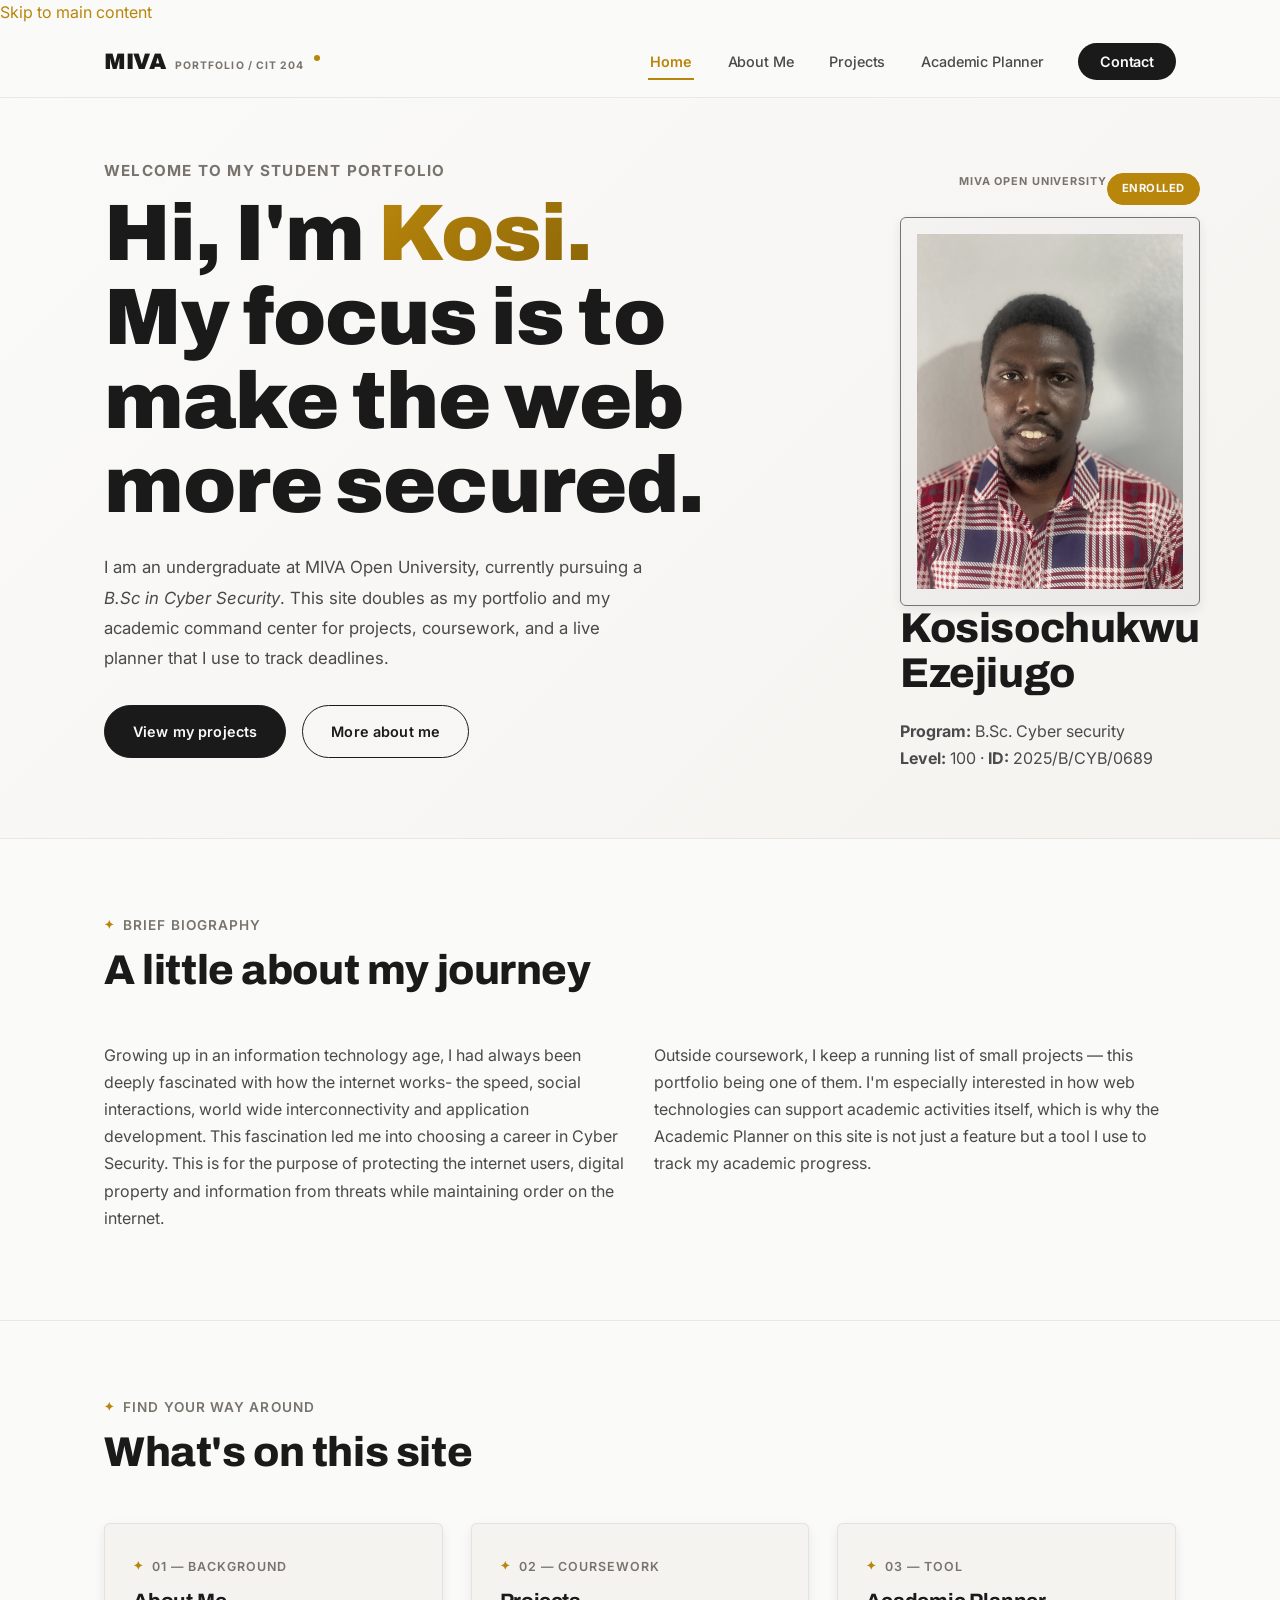
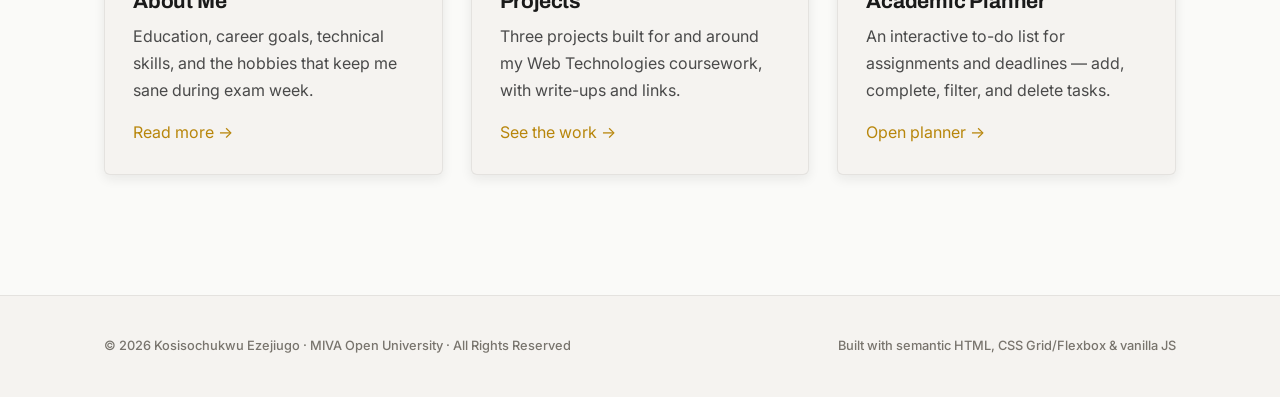
<file: index.html>
<!DOCTYPE html>
<html lang="en">
<head>
  <meta charset="UTF-8" />
  <meta name="viewport" content="width=device-width, initial-scale=1.0" />
  <meta name="author" content="Kosisochukwu Ezejiugo" />
  <meta name="theme-color" content="#2c3e50" />
  <title>Home · Kosisochukwu Ezejiugo — MIVA Student Portfolio</title>
  <meta name="description" content="Student portfolio and academic management site for Kosisochukwu Ezejiugo, MIVA Open University." />
  
  <!-- Open Graph tags for social sharing -->
  <meta property="og:title" content="Kosisochukwu Ezejiugo — MIVA Student Portfolio" />
  <meta property="og:description" content="Student portfolio and academic management site. Projects, coursework, and an academic planner tool." />
  <meta property="og:type" content="website" />
  <meta property="og:url" content="https://salem-ezejiugo777.github.io/Assessment_1/" />
  <meta property="og:image" content="assets/og-image.svg" />
  
  <link rel="stylesheet" href="style.css" />
  <link rel="icon" href="assets/favicon.svg" type="image/svg+xml" />
</head>
<body>

  <a href="#main" class="skip-link">Skip to main content</a>

  <header class="site-header">
    <nav class="nav-bar" aria-label="Primary">
      <a class="brand" href="index.html">MIVA<small>PORTFOLIO / CIT&nbsp;204</small></a>
      <button class="nav-toggle" aria-label="Toggle navigation menu" aria-expanded="false">
        <span></span>
      </button>
      <ul class="nav-menu">
        <li><a href="index.html" aria-current="page">Home</a></li>
        <li><a href="about.html">About Me</a></li>
        <li><a href="projects.html">Projects</a></li>
        <li><a href="planner-dashboard.html">Academic Planner</a></li>
        <li><a href="contact.html">Contact</a></li>
      </ul>
    </nav>
  </header>

  <main id="main">
    <!-- ============ HERO / PROFILE ============ -->
    <section class="hero">
      <div class="container hero-grid">
        <div class="hero-copy">
          <p class="welcome">Welcome to my student portfolio</p>
          <h1>Hi, I'm <span>Kosi.</span><br />My focus is to make the web more secured.</h1>
          <p class="hero-bio">
            I am an undergraduate at MIVA Open University, currently pursuing a <em>B.Sc in Cyber Security</em>.
            This site doubles as my portfolio and my academic command center for projects,
            coursework, and a live planner that I use to track deadlines.
          </p>
          <div class="hero-actions">
            <a class="btn btn-brass" href="projects.html">View my projects</a>
            <a class="btn btn-outline" href="about.html">More about me</a>
          </div>
        </div>

        <div class="id-card" aria-hidden="true">
          <div class="id-card-top">
            <span>MIVA Open University</span>
            <span class="id-stamp">Enrolled</span>
          </div>
          <div class="id-photo"><img src="IMG-20260716-WA0029.jpg" alt="Kosisochukwu Ezejiugo" /></div>
          <h2 class="id-name">Kosisochukwu Ezejiugo</h2>
          <p class="id-meta"><strong>Program:</strong> B.Sc. Cyber security<br />
             <strong>Level:</strong> 100 · <strong>ID:</strong> 2025/B/CYB/0689</p>
        </div>
      </div>
    </section>

    <!-- ============ BIOGRAPHY ============ -->
    <section class="section">
      <div class="container">
        <div class="section-head">
          <p class="eyebrow">Brief biography</p>
          <h2>A little about my journey</h2>
        </div>
        <div class="grid-2">
          <p>
            Growing up in an information technology age, I had always been deeply fascinated 
            with how the internet works- the speed, social interactions, world wide interconnectivity 
            and application development. This fascination led me into choosing a career in Cyber 
            Security. This is for the purpose of protecting the internet users, digital 
            property and information from threats while maintaining order on the internet.
          </p>
          <p>
            Outside coursework, I keep a running list of small projects — this portfolio
            being one of them. I'm especially interested in how web technologies can
            support academic activities itself, which is why the Academic Planner on this 
            site is not just a feature but a tool I use to track my academic progress.
          </p>
        </div>
      </div>
    </section>

    <!-- ============ QUICK LINKS ============ -->
    <section class="section">
      <div class="container">
        <div class="section-head">
          <p class="eyebrow">Find your way around</p>
          <h2>What's on this site</h2>
        </div>
        <div class="grid-3">
          <article class="card">
            <p class="eyebrow">01 — Background</p>
            <h3>About Me</h3>
            <p>Education, career goals, technical skills, and the hobbies that keep me sane during exam week.</p>
            <a href="about.html">Read more →</a>
          </article>
          <article class="card">
            <p class="eyebrow">02 — Coursework</p>
            <h3>Projects</h3>
            <p>Three projects built for and around my Web Technologies coursework, with write-ups and links.</p>
            <a href="projects.html">See the work →</a>
          </article>
          <article class="card">
            <p class="eyebrow">03 — Tool</p>
            <h3>Academic Planner</h3>
            <p>An interactive to-do list for assignments and deadlines — add, complete, filter, and delete tasks.</p>
            <a href="planner-dashboard.html">Open planner →</a>
          </article>
        </div>
      </div>
    </section>
  </main>

  <footer class="site-footer">
    <div class="container footer-row">
      <span>© <span id="year"></span> Kosisochukwu Ezejiugo · MIVA Open University · All Rights Reserved</span>
      <span>Built with semantic HTML, CSS Grid/Flexbox &amp; vanilla JS</span>
    </div>
  </footer>

  <script src="script.js"></script>
</body>
</html>
</file>
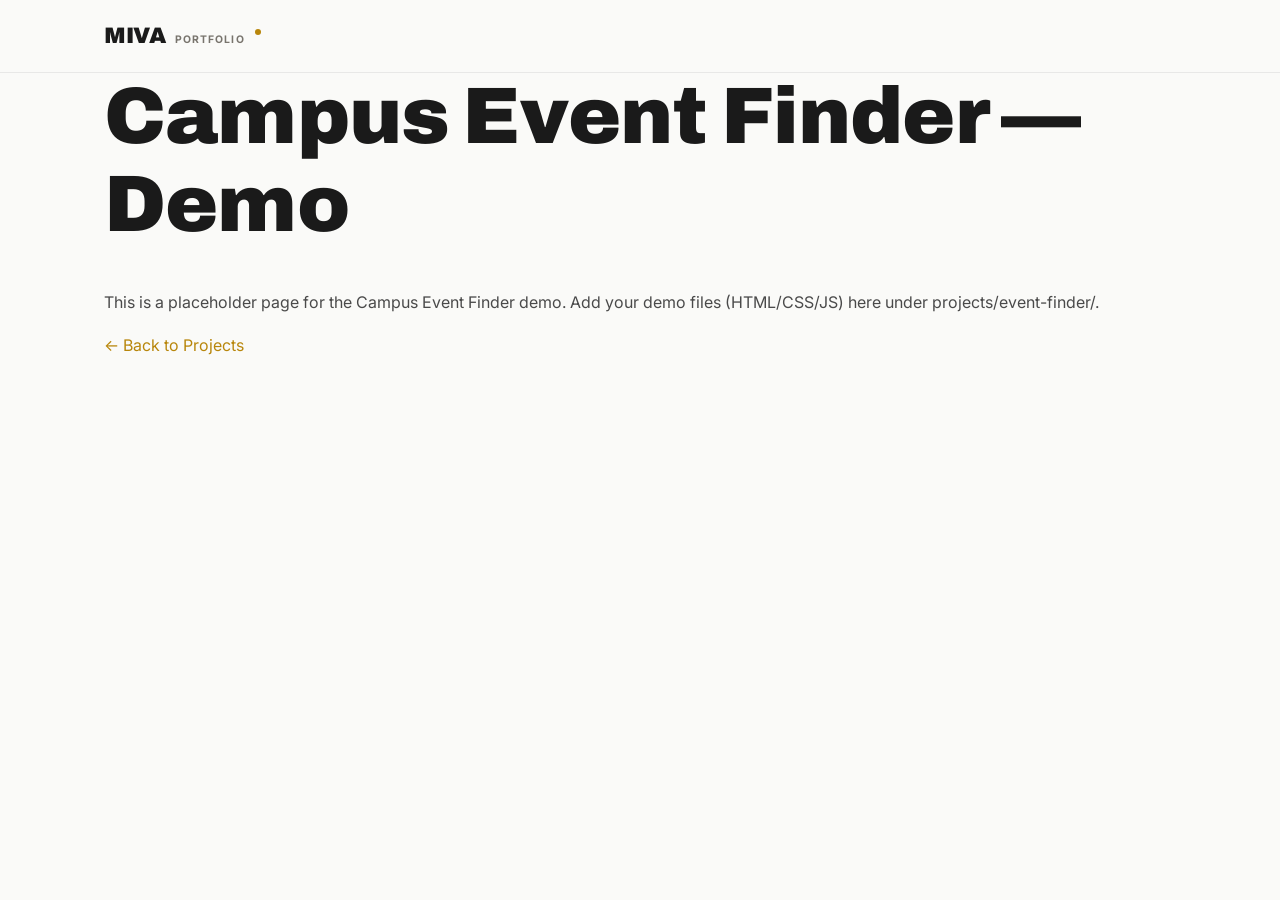
<file: projects/event-finder/index.html>
<!DOCTYPE html>
<html lang="en">
<head>
  <meta charset="utf-8" />
  <meta name="viewport" content="width=device-width, initial-scale=1" />
  <title>Event Finder — Demo</title>
  <link rel="stylesheet" href="../../style.css" />
</head>
<body>
  <header class="site-header">
    <nav class="nav-bar" aria-label="Primary">
      <a class="brand" href="../../index.html">MIVA<small>PORTFOLIO</small></a>
    </nav>
  </header>

  <main class="container">
    <h1>Campus Event Finder — Demo</h1>
    <p>This is a placeholder page for the Campus Event Finder demo. Add your demo files (HTML/CSS/JS) here under projects/event-finder/.</p>
    <p><a href="../../projects.html">← Back to Projects</a></p>
  </main>

  <script src="../../script.js"></script>
</body>
</html>
</file>
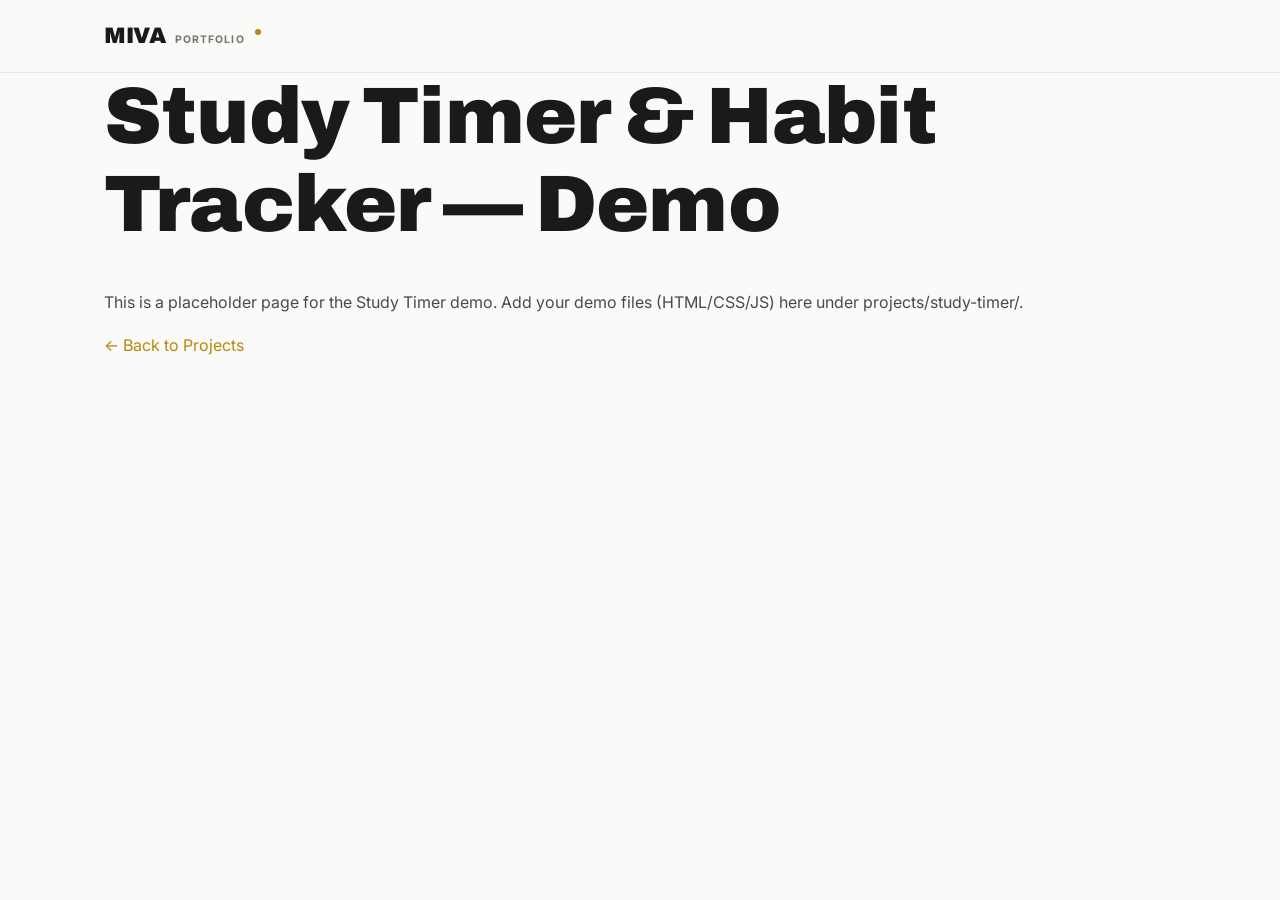
<file: projects/study-timer/index.html>
<!DOCTYPE html>
<html lang="en">
<head>
  <meta charset="utf-8" />
  <meta name="viewport" content="width=device-width, initial-scale=1" />
  <title>Study Timer & Habit Tracker — Demo</title>
  <link rel="stylesheet" href="../../style.css" />
</head>
<body>
  <header class="site-header">
    <nav class="nav-bar" aria-label="Primary">
      <a class="brand" href="../../index.html">MIVA<small>PORTFOLIO</small></a>
    </nav>
  </header>

  <main class="container">
    <h1>Study Timer & Habit Tracker — Demo</h1>
    <p>This is a placeholder page for the Study Timer demo. Add your demo files (HTML/CSS/JS) here under projects/study-timer/.</p>
    <p><a href="../../projects.html">← Back to Projects</a></p>
  </main>

  <script src="../../script.js"></script>
</body>
</html>
</file>
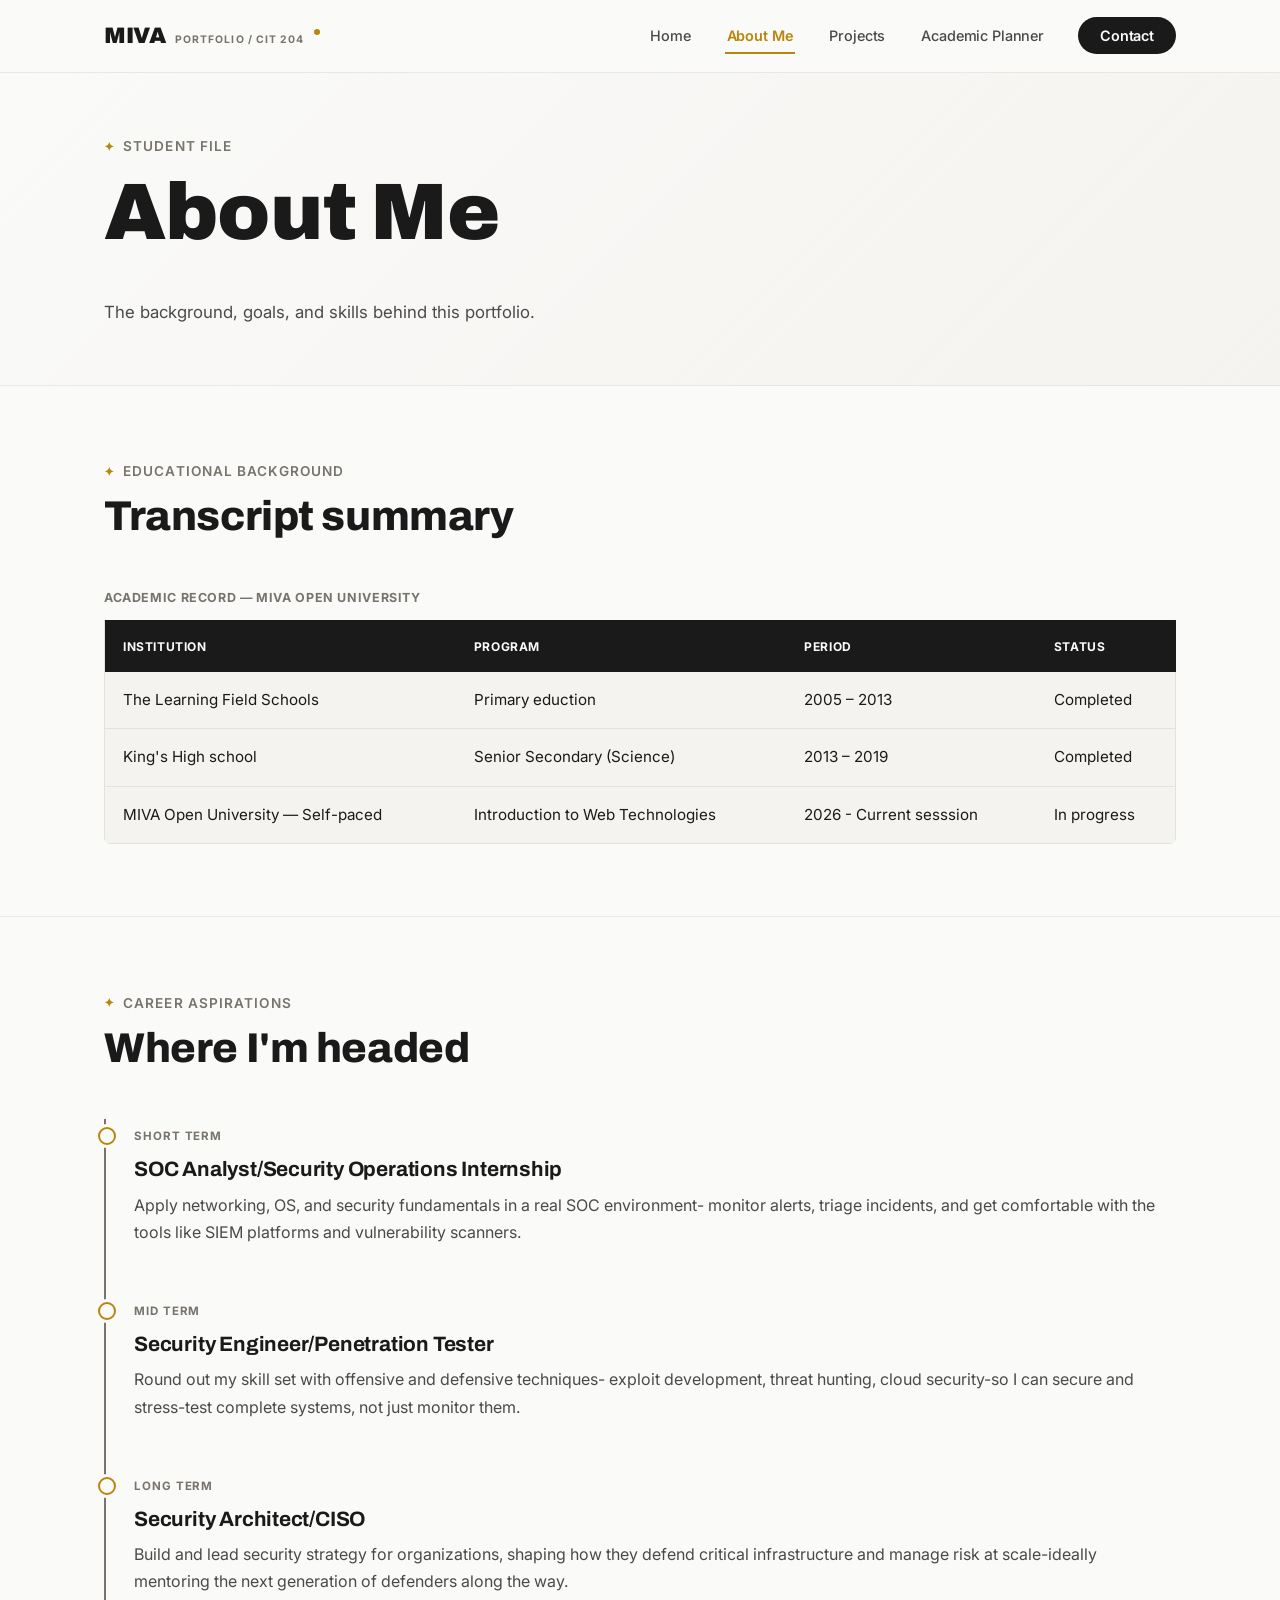
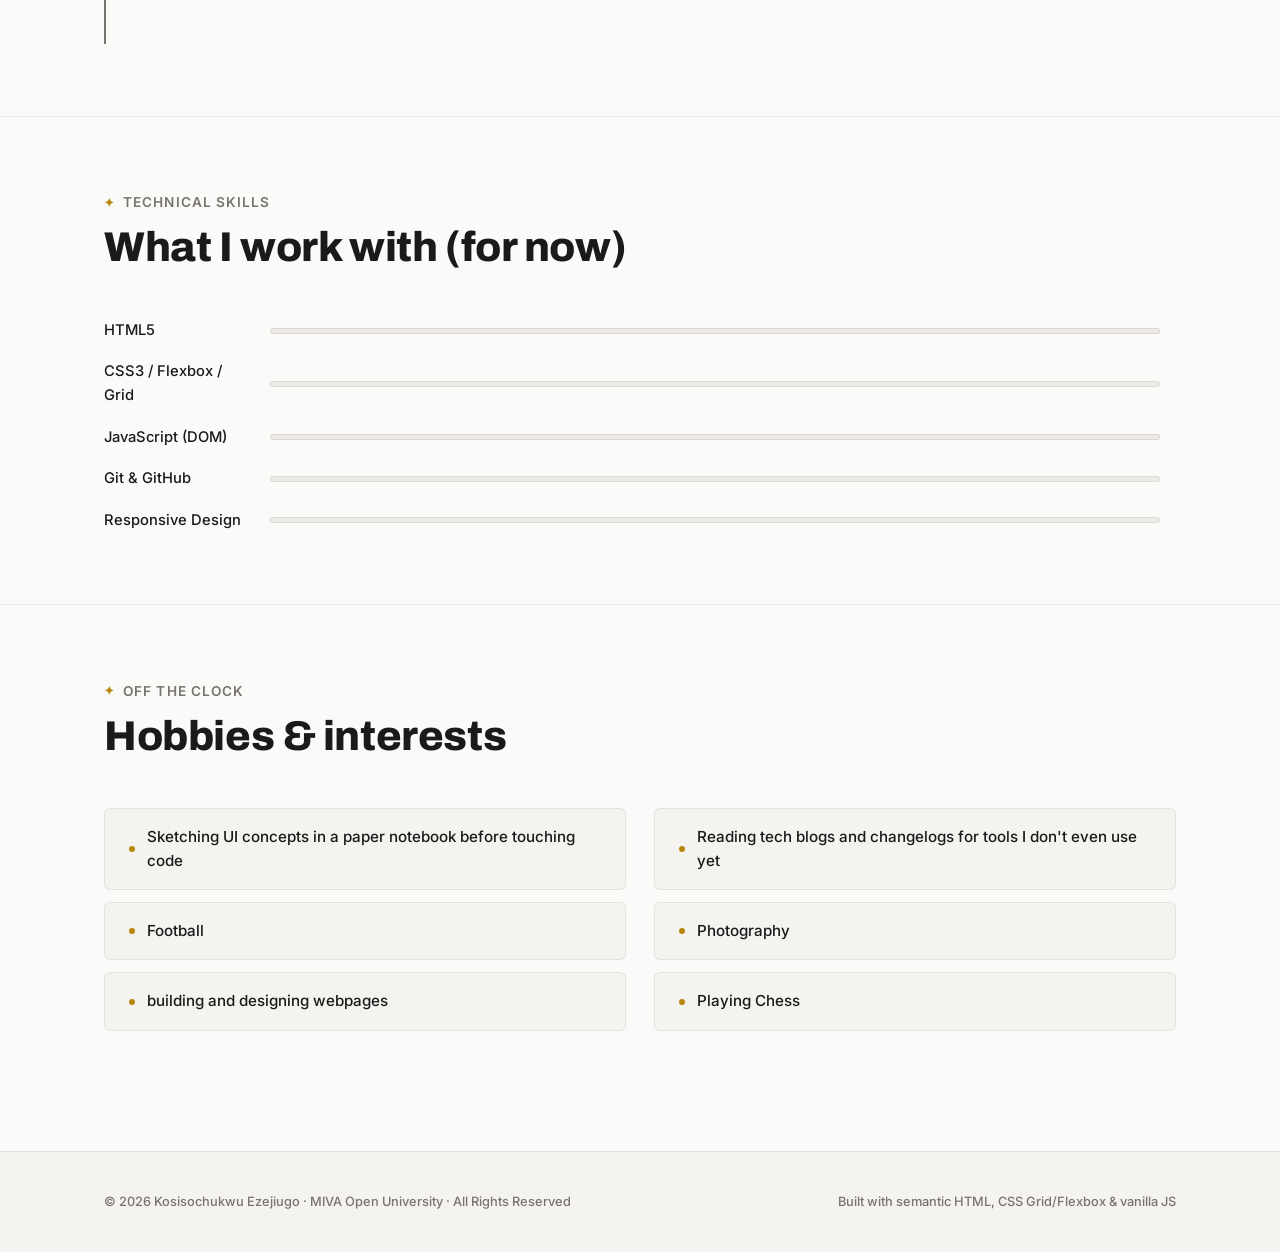
<file: about.html>
<!DOCTYPE html>
<html lang="en">
<head>
  <meta charset="UTF-8" />
  <meta name="viewport" content="width=device-width, initial-scale=1.0" />
  <title>About Me · Kosisochukwu Ezejiugo — MIVA Student Portfolio</title>
  <meta name="description" content="Educational background, career aspirations, technical skills and hobbies." />
  <meta property="og:title" content="About Kosisochukwu Ezejiugo - MIVA Student Portfolio" />
  <meta property="og:description" content="Educational background, career aspirations, technical skills and hobbies." />
  <meta property="og:type" content="website" />
  <link rel="canonical" href="https://salem-ezejiugo777.github.io/Assessment_1/about.html" />
  <link rel="stylesheet" href="style.css" />
</head>
<body>

  <header class="site-header">
    <nav class="nav-bar" aria-label="Primary">
      <a class="brand" href="index.html">MIVA<small>PORTFOLIO / CIT&nbsp;204</small></a>
      <button class="nav-toggle" aria-label="Toggle navigation menu" aria-expanded="false">
        <span></span>
      </button>
      <ul class="nav-menu">
        <li><a href="index.html">Home</a></li>
        <li><a href="about.html" aria-current="page">About Me</a></li>
        <li><a href="projects.html">Projects</a></li>
        <li><a href="planner-dashboard.html">Academic Planner</a></li>
        <li><a href="contact.html">Contact</a></li>
      </ul>
    </nav>
  </header>

  <main>
    <section class="hero" style="padding-bottom:40px;">
      <div class="container">
        <p class="eyebrow">Student file</p>
        <h1>About Me</h1>
        <p class="hero-bio">The background, goals, and skills behind this portfolio.</p>
      </div>
    </section>

    <!-- ============ EDUCATION ============ -->
    <section class="section">
      <div class="container">
        <div class="section-head">
          <p class="eyebrow">Educational background</p>
          <h2>Transcript summary</h2>
        </div>
        <div class="table-wrap">
          <table class="transcript-table">
            <caption>Academic record — MIVA Open University</caption>
            <thead>
              <tr>
                <th scope="col">Institution</th>
                <th scope="col">Program</th>
                <th scope="col">Period</th>
                <th scope="col">Status</th>
              </tr>
            </thead>
            <tbody>
              <tr>
                <td>The Learning Field Schools</td>
                <td>Primary eduction</td>
                <td>2005 – 2013</td>
                <td>Completed</td>
              </tr>
              <tr>
                <td>King's High school</td>
                <td>Senior Secondary (Science)</td>
                <td>2013 – 2019</td>
                <td>Completed</td>
              </tr>
              <tr>
                <td>MIVA Open University — Self-paced</td>
                <td>Introduction to Web Technologies</td>
                <td>2026 - Current sesssion</td>
                <td>In progress</td>
              </tr>
            </tbody>
          </table>
        </div>
      </div>
    </section>

    <!-- ============ CAREER ASPIRATIONS ============ -->
    <section class="section">
      <div class="container">
        <div class="section-head">
          <p class="eyebrow">Career aspirations</p>
          <h2>Where I'm headed</h2>
        </div>
        <ul class="timeline">
          <li>
            <p class="tl-tag">Short term</p>
            <h3>SOC Analyst/Security Operations Internship</h3>
            <p>Apply networking, OS, and security fundamentals in a real SOC environment- monitor alerts, triage incidents, and get comfortable with the tools like SIEM platforms and vulnerability scanners.</p>
          </li>
          <li>
            <p class="tl-tag">Mid term</p>
            <h3>Security Engineer/Penetration Tester</h3>
            <p>Round out my skill set with offensive and defensive techniques- exploit development, threat hunting, cloud security-so I can secure and stress-test complete systems, not just monitor them.</p>
          </li>
          <li>
            <p class="tl-tag">Long term</p>
            <h3>Security Architect/CISO</h3>
            <p>Build and lead security strategy for organizations, shaping how they defend critical infrastructure and manage risk at scale-ideally mentoring the next generation of defenders along the way.</p>
          </li>
        </ul>
      </div>
    </section>

    <!-- ============ TECHNICAL SKILLS ============ -->
    <section class="section">
      <div class="container">
        <div class="section-head">
          <p class="eyebrow">Technical skills</p>
          <h2>What I work with (for now)</h2>
        </div>
        <ul class="skill-bars">
          <li>
            <span>HTML5</span>
            <span class="skill-track"><span class="skill-fill" data-level="85" role="progressbar" aria-valuenow="85" aria-valuemin="0" aria-valuemax="100" aria-label="HTML5 proficiency: 85%"></span>
            <span>85%</span>
          </li>
          <li>
            <span>CSS3 / Flexbox / Grid</span>
            <span class="skill-track"><span class="skill-fill" data-level="78" role="progressbar" aria-valuenow="78" aria-valuemin="0" aria-valuemax="100" aria-label="CSS3 / Flexbox / Grid proficiency: 78%"></span>
            <span>78%</span>
          </li>
          <li>
            <span>JavaScript (DOM)</span>
            <span class="skill-track"><span class="skill-fill" data-level="65" role="progressbar" aria-valuenow="65" aria-valuemin="0" aria-valuemax="100" aria-label="JavaScript (DOM) proficiency: 65%"></span>
            <span>65%</span>
          </li>
          <li>
            <span>Git &amp; GitHub</span>
            <span class="skill-track"><span class="skill-fill" data-level="60" role="progressbar" aria-valuenow="60" aria-valuemin="0" aria-valuemax="100" aria-label="Git &amp; GitHub proficiency: 60%"></span>
            <span>60%</span>
          </li>
          <li>
            <span>Responsive Design</span>
            <span class="skill-track"><span class="skill-fill" data-level="72" role="progressbar" aria-valuenow="72" aria-valuemin="0" aria-valuemax="100" aria-label="Responsive Design proficiency: 72%"></span>
            <span>72%</span>
          </li>
        </ul>
      </div>
    </section>

    <!-- ============ HOBBIES ============ -->
    <section class="section">
      <div class="container">
        <div class="section-head">
          <p class="eyebrow">Off the clock</p>
          <h2>Hobbies &amp; interests</h2>
        </div>
        <div class="grid-2">
          <ul class="hobby-list">
            <li>Sketching UI concepts in a paper notebook before touching code</li>
            <li>Football</li>
            <li>building and designing webpages</li>
          </ul>
          <ul class="hobby-list">
            <li>Reading tech blogs and changelogs for tools I don't even use yet</li>
            <li>Photography</li>
            <li>Playing Chess</li>
          </ul>
        </div>
      </div>
    </section>
  </main>

  <footer class="site-footer">
    <div class="container footer-row">
      <span>© <span id="year"></span> Kosisochukwu Ezejiugo · MIVA Open University · All Rights Reserved</span>
      <span>Built with semantic HTML, CSS Grid/Flexbox &amp; vanilla JS</span>
    </div>
  </footer>

  <script src="script.js"></script>
</body>
</html>
</file>
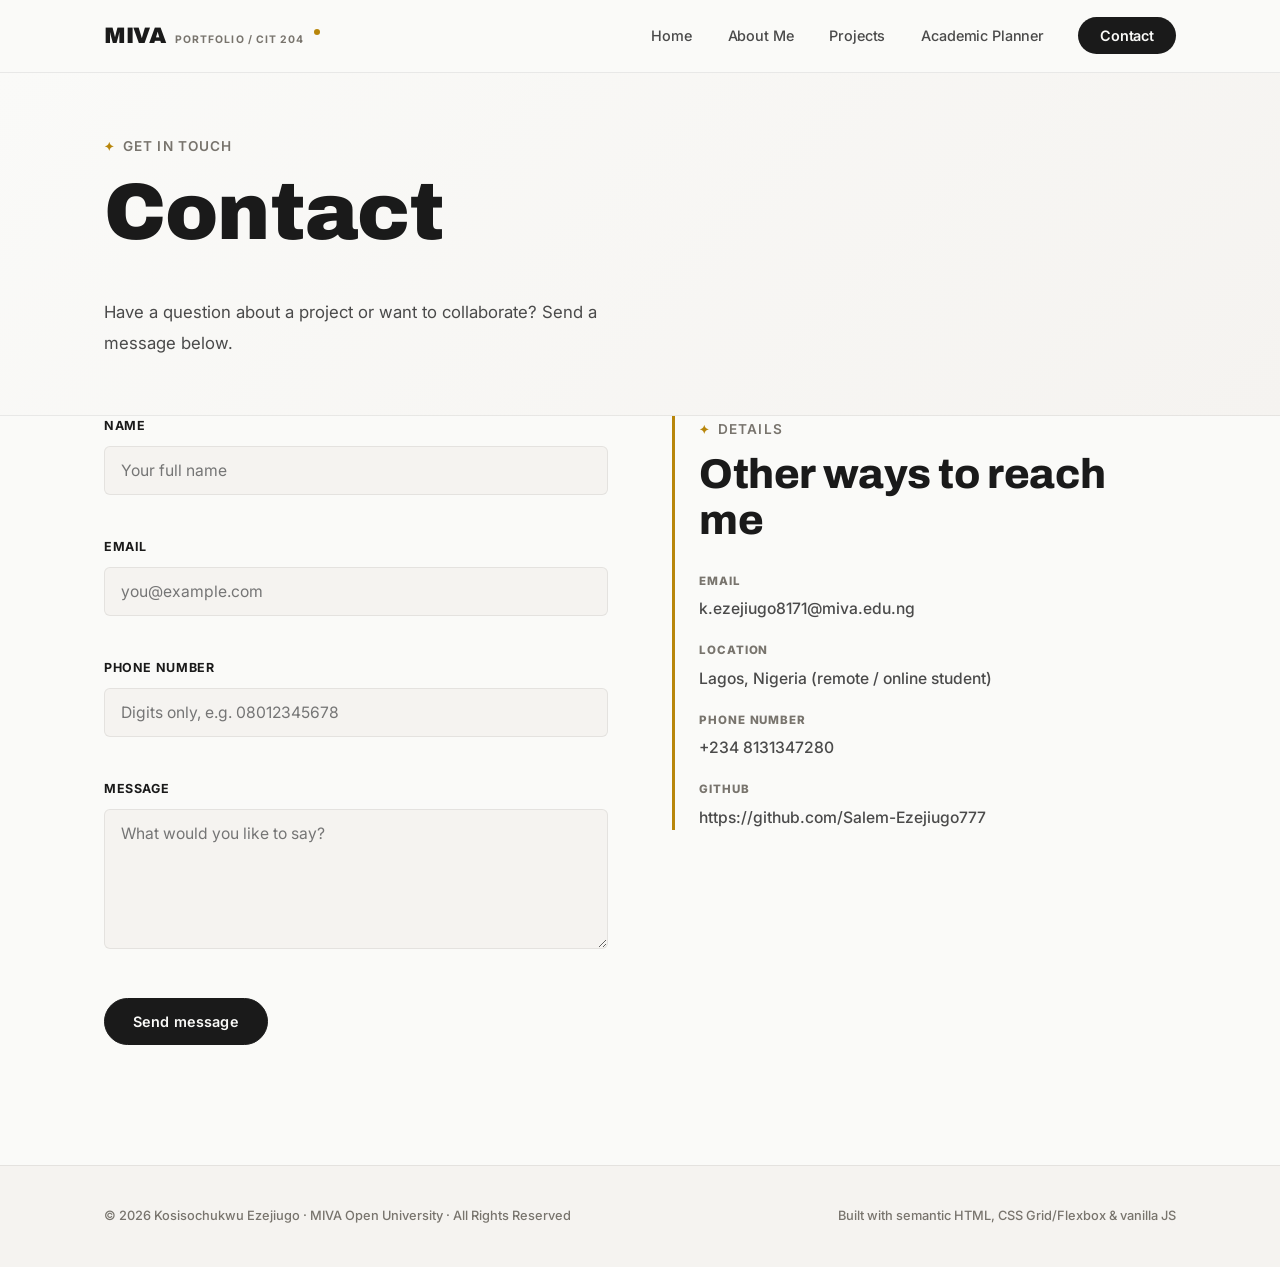
<file: contact.html>
<!DOCTYPE html>
<html lang="en">
<head>
  <meta charset="UTF-8" />
  <meta name="viewport" content="width=device-width, initial-scale=1.0" />
  <title>Contact · Kosisochukwu Ezejiugo — MIVA Student Portfolio</title>
  <meta name="description" content="Get in touch — contact form with client-side validation." />
  <link rel="stylesheet" href="style.css" />
</head>
<body>

  <header class="site-header">
    <nav class="nav-bar" aria-label="Primary">
      <a class="brand" href="index.html">MIVA<small>PORTFOLIO / CIT&nbsp;204</small></a>
      <button class="nav-toggle" aria-label="Toggle navigation menu" aria-expanded="false">
        <span></span>
      </button>
      <ul class="nav-menu">
        <li><a href="index.html">Home</a></li>
        <li><a href="about.html">About Me</a></li>
        <li><a href="projects.html">Projects</a></li>
        <li><a href="planner-dashboard.html">Academic Planner</a></li>
        <li><a href="contact.html" aria-current="page">Contact</a></li>
      </ul>
    </nav>
  </header>

  <main>
    <section class="hero" style="padding-bottom:40px;">
      <div class="container">
        <p class="eyebrow">Get in touch</p>
        <h1>Contact</h1>
        <p class="hero-bio">Have a question about a project or want to collaborate? Send a message below.</p>
      </div>
    </section>

    <section class="section" style="padding-top:0;">
      <div class="container contact-grid">

        <div>
          <div id="form-status" class="form-status" role="status"></div>

          <form id="contact-form" novalidate>
            <div class="form-field">
              <label for="name">Name</label>
              <input type="text" id="name" name="name" autocomplete="name" placeholder="Your full name" />
              <div class="field-error" id="name-error"></div>
            </div>

            <div class="form-field">
              <label for="email">Email</label>
              <input type="email" id="email" name="email" autocomplete="email" placeholder="you@example.com" />
              <div class="field-error" id="email-error"></div>
            </div>

            <div class="form-field">
              <label for="phone">Phone number</label>
              <input type="tel" id="phone" name="phone" autocomplete="tel" placeholder="Digits only, e.g. 08012345678" />
              <div class="field-error" id="phone-error"></div>
            </div>

            <div class="form-field">
              <label for="message">Message</label>
              <textarea id="message" name="message" placeholder="What would you like to say?"></textarea>
              <div class="field-error" id="message-error"></div>
            </div>

            <button type="submit" class="btn btn-brass">Send message</button>
          </form>
        </div>

        <aside class="info-card">
          <p class="eyebrow">Details</p>
          <h2 class="mt-0">Other ways to reach me</h2>
          <dl class="info-list">
            <div>
              <dt>Email</dt>
              <dd>k.ezejiugo8171@miva.edu.ng</dd>
            </div>
            <div>
              <dt>Location</dt>
              <dd>Lagos, Nigeria (remote / online student)</dd>
            </div>
            <div>
              <dt>Phone Number</dt>
              <dd>+234 8131347280</dd>
            </div>
            <div>
              <dt>GITHUB</dt>
              <dd>https://github.com/Salem-Ezejiugo777</dd>
            </div>
          </dl>
        </aside>

      </div>
    </section>
  </main>

  <footer class="site-footer">
    <div class="container footer-row">
      <span>© <span id="year"></span> Kosisochukwu Ezejiugo · MIVA Open University · All Rights Reserved</span>
      <span>Built with semantic HTML, CSS Grid/Flexbox &amp; vanilla JS</span>
    </div>
  </footer>

  <script src="script.js"></script>
</body>
</html>
</file>
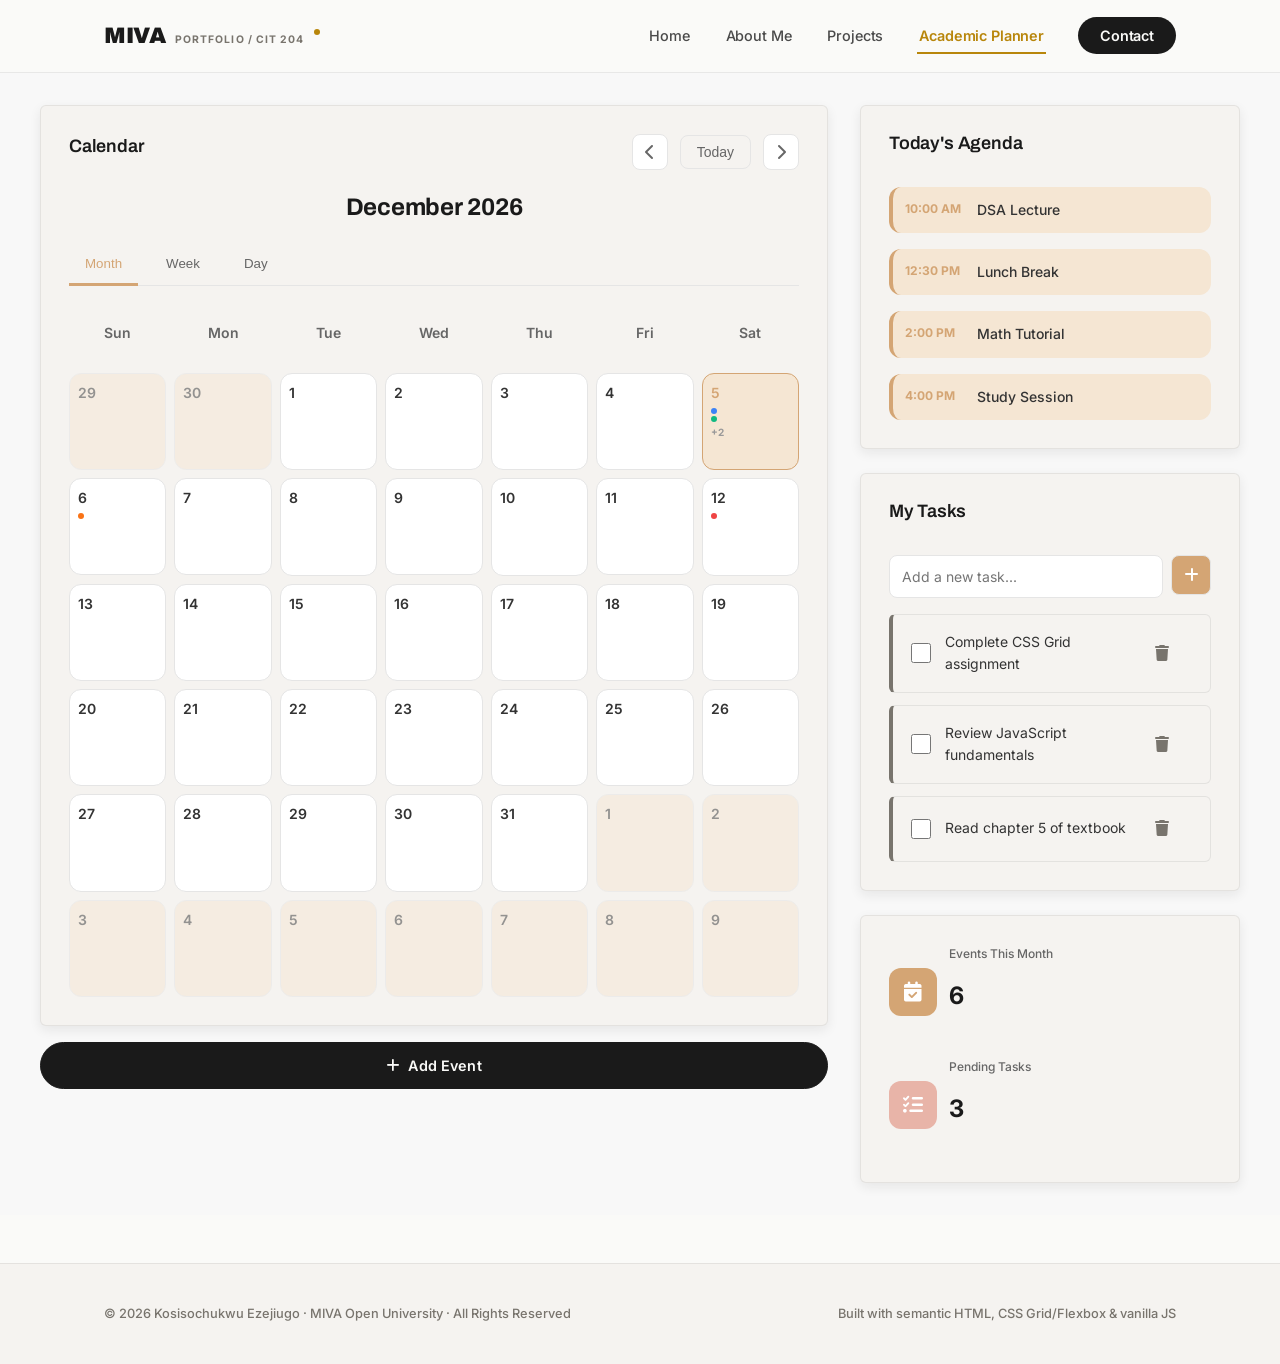
<file: planner-dashboard.html>
<!DOCTYPE html>
<html lang="en">
<head>
  <meta charset="UTF-8" />
  <meta name="viewport" content="width=device-width, initial-scale=1.0" />
  <title>Academic Planner Dashboard · Kosisochukwu Ezejiugo</title>
  <meta name="description" content="Modern Student Academic Planner Dashboard with calendar, events, and task management." />
  
  <!-- Google Fonts -->
  <link href="https://fonts.googleapis.com/css2?family=Poppins:wght@300;400;500;600;700&family=Inter:wght@300;400;500;600;700&display=swap" rel="stylesheet">
  
  <!-- Font Awesome -->
  <link rel="stylesheet" href="https://cdnjs.cloudflare.com/ajax/libs/font-awesome/6.4.0/css/all.min.css">
  
  <!-- Main Stylesheet -->
  <link rel="stylesheet" href="planner-dashboard.css" />
  <link rel="stylesheet" href="style.css" />
</head>
<body>
  <header class="site-header">
    <nav class="nav-bar" aria-label="Primary">
      <a class="brand" href="index.html">MIVA<small>PORTFOLIO / CIT 204</small></a>
      <button class="nav-toggle" aria-label="Toggle navigation menu" aria-expanded="false">
        <span></span>
      </button>
      <ul class="nav-menu">
        <li><a href="index.html">Home</a></li>
        <li><a href="about.html">About Me</a></li>
        <li><a href="projects.html">Projects</a></li>
        <li><a href="dashboard.html" aria-current="page">Academic Planner</a></li>
        <li><a href="contact.html">Contact</a></li>
      </ul>
    </nav>
  </header>
  <div class="dashboard-container">
        
     
      <!-- Main Content Area -->
      <main class="main-content">
        <div class="content-wrapper">
          <!-- Left Section: Calendar & Events -->
          <section class="calendar-section">
            <!-- Calendar Card -->
            <div class="card calendar-card">
              <div class="card-header">
                <h2 class="card-title">Calendar</h2>
                <div class="calendar-controls">
                  <button class="btn-icon" id="prev-month" aria-label="Previous month">
                    <i class="fas fa-chevron-left"></i>
                  </button>
                  <button class="btn-text btn-today" id="today-btn">Today</button>
                  <button class="btn-icon" id="next-month" aria-label="Next month">
                    <i class="fas fa-chevron-right"></i>
                  </button>
                </div>
              </div>

              <div class="calendar-header">
                <h3 class="month-year" id="month-year"></h3>
              </div>

              <!-- View Tabs -->
              <div class="view-tabs">
                <button class="tab-btn active" data-view="month">Month</button>
                <button class="tab-btn" data-view="week">Week</button>
                <button class="tab-btn" data-view="day">Day</button>
              </div>

              <!-- Weekday Headers -->
              <div class="weekdays">
                <div class="weekday">Sun</div>
                <div class="weekday">Mon</div>
                <div class="weekday">Tue</div>
                <div class="weekday">Wed</div>
                <div class="weekday">Thu</div>
                <div class="weekday">Fri</div>
                <div class="weekday">Sat</div>
              </div>

              <!-- Calendar Grid -->
              <div class="calendar-grid" id="calendar-grid"></div>
            </div>

            <!-- Add Event Button -->
            <button class="btn btn-primary btn-add-event" id="add-event-btn">
              <i class="fas fa-plus"></i> Add Event
            </button>
          </section>

          <!-- Right Section: Sidebar Cards -->
          <aside class="right-sidebar">
            <!-- Today's Agenda Card -->
            <div class="card agenda-card">
              <div class="card-header">
                <h3 class="card-title">Today's Agenda</h3>
              </div>
              <div class="agenda-list" id="agenda-list">
                <!-- Populated by JavaScript -->
              </div>
            </div>

            <!-- Tasks Card -->
            <div class="card tasks-card">
              <div class="card-header">
                <h3 class="card-title">My Tasks</h3>
              </div>
              
              <div class="task-input-group">
                <input type="text" id="task-input" class="task-input" placeholder="Add a new task..." />
                <button class="btn-icon btn-add-task" id="add-task-btn">
                  <i class="fas fa-plus"></i>
                </button>
              </div>

              <div class="tasks-list" id="tasks-list">
                <!-- Populated by JavaScript -->
              </div>
            </div>

            <!-- Quick Stats Card -->
            <div class="card stats-card">
              <div class="stat-item">
                <div class="stat-icon" style="background-color: #d4a574;">
                  <i class="fas fa-calendar-check"></i>
                </div>
                <div class="stat-content">
                  <p class="stat-label">Events This Month</p>
                  <p class="stat-value" id="stat-events">0</p>
                </div>
              </div>
              <div class="stat-item">
                <div class="stat-icon" style="background-color: #e8b4a8;">
                  <i class="fas fa-tasks"></i>
                </div>
                <div class="stat-content">
                  <p class="stat-label">Pending Tasks</p>
                  <p class="stat-value" id="stat-pending">0</p>
                </div>
              </div>
            </div>
          </aside>
        </div>
      </main>
    </div>
  </div>

  <!-- ============ ADD EVENT MODAL ============ -->
  <div class="modal" id="event-modal">
    <div class="modal-overlay" id="modal-overlay"></div>
    <div class="modal-content">
      <div class="modal-header">
        <h2>Add Event</h2>
        <button class="modal-close" id="modal-close">
          <i class="fas fa-times"></i>
        </button>
      </div>

      <form id="event-form" class="event-form">
        <div class="form-group">
          <label for="event-title">Event Title *</label>
          <input type="text" id="event-title" name="event-title" required placeholder="e.g., DSA Lecture" />
        </div>

        <div class="form-row">
          <div class="form-group">
            <label for="event-date">Date *</label>
            <input type="date" id="event-date" name="event-date" required />
          </div>
          <div class="form-group">
            <label for="event-time">Time</label>
            <input type="time" id="event-time" name="event-time" />
          </div>
        </div>

        <div class="form-group">
          <label for="event-color">Category</label>
          <select id="event-color" name="event-color">
            <option value="blue">Lecture</option>
            <option value="green">Tutorial</option>
            <option value="orange">Class</option>
            <option value="red">Assignment Due</option>
            <option value="purple">Study Session</option>
          </select>
        </div>

        <div class="form-group">
          <label for="event-description">Description</label>
          <textarea id="event-description" name="event-description" placeholder="Add any details..."></textarea>
        </div>

        <div class="form-actions">
          <button type="button" class="btn btn-secondary" id="modal-cancel">Cancel</button>
          <button type="submit" class="btn btn-primary">Add Event</button>
        </div>
      </form>
    </div>
  </div>

  <footer class="site-footer">
    <div class="container footer-row">
      <span>© <span id="year"></span> Kosisochukwu Ezejiugo · MIVA Open University · All Rights Reserved</span>
      <span>Built with semantic HTML, CSS Grid/Flexbox &amp; vanilla JS</span>
    </div>
  </footer>


  <!-- Scripts -->
  <script src="planner-dashboard.js"></script>
</body>
</html>
</file>
<file: style.css>
/* ==========================================================================
   MIVA Portfolio — Design System
   Theme: "Professional Elegance" — sophisticated color palette with deep
   charcoal, warm neutrals, refined gold accents, and elegant typography.
   ========================================================================== */

@import url('https://fonts.googleapis.com/css2?family=Archivo:ital,wght@0,500;0,700;0,800;0,900;1,700&family=Inter:wght@400;500;600;700&display=swap');

:root {
  /* Colors - Mature & Professional */
  --ink: #1a1a1a;
  --ink-soft: #4a4a4a;
  --paper: #fafaf8;
  --parchment: #f5f3f0;
  --parchment-deep: #ede9e4;
  --slate: #78746d;
  --accent: #b8860b;
  --accent-dark: #8b6508;
  --accent-light: #d4af37;
  --line: rgba(26, 26, 26, 0.08);
  --line-strong: rgba(26, 26, 26, 0.85);
  --steel: #5a5a5a;
  --sage: #8b9a7f;

  /* Typography */
  --font-display: "Archivo", "Inter", -apple-system, sans-serif;
  --font-body: "Inter", -apple-system, BlinkMacSystemFont, sans-serif;
  --font-mono: "Inter", -apple-system, sans-serif;

  /* Spacing & Sizing */
  --radius: 6px;
  --radius-pill: 999px;
  --border-width: 1.5px;
  --border-width-thin: 1px;
  --spacing-xs: 8px;
  --spacing-sm: 12px;
  --spacing-md: 16px;
  --spacing-lg: 24px;
  --spacing-xl: 28px;

  /* Shadows - Refined */
  --shadow-card: 0 8px 24px rgba(26, 26, 26, 0.12);
  --shadow-card-sm: 0 4px 12px rgba(26, 26, 26, 0.08);
  --shadow-accent: 0 8px 20px rgba(184, 134, 11, 0.15);
  --shadow-hover: 0 12px 32px rgba(26, 26, 26, 0.15);

  /* Animations */
  --ease: cubic-bezier(0.4, 0, 0.2, 1);
  --transition-base: 0.15s var(--ease);
  --transition-lg: 0.35s var(--ease);
}

@media (prefers-reduced-motion: reduce) {
  *, *::before, *::after {
    animation-duration: 0.001ms !important;
    animation-iteration-count: 1 !important;
    transition-duration: 0.001ms !important;
    scroll-behavior: auto !important;
  }
}

* { box-sizing: border-box; }
html { scroll-behavior: smooth; }

body {
  margin: 0;
  font-family: var(--font-body);
  background: var(--paper);
  color: var(--ink);
  line-height: 1.6;
  -webkit-font-smoothing: antialiased;
}

img { max-width: 100%; display: block; }

a {
  color: var(--accent);
  text-decoration: none;
  text-underline-offset: 4px;
  transition: color var(--transition-base);
}
a:hover {
  color: var(--accent-dark);
  text-decoration: underline;
  text-decoration-color: var(--accent);
  text-decoration-thickness: 1.5px;
}

:focus-visible {
  outline: 2px solid var(--accent);
  outline-offset: 4px;
}

h1, h2, h3, h4 {
  font-family: var(--font-display);
  color: var(--ink);
  margin: 0 0 0.5em;
  line-height: 1.1;
  letter-spacing: -0.01em;
  font-weight: 800;
}

h1 { font-size: clamp(2.6rem, 7vw, 5rem); font-weight: 900; }
h2 { font-size: clamp(1.7rem, 3.4vw, 2.6rem); font-weight: 800; }
h3 { font-size: 1.3rem; font-weight: 700; }

p { margin: 0 0 1em; color: var(--ink-soft); line-height: 1.7; }

.container {
  width: 100%;
  max-width: 1120px;
  margin: 0 auto;
  padding: 0 var(--spacing-lg);
}

/* ---------- Eyebrow / labels: the signature device ---------- */
.eyebrow {
  display: inline-flex;
  align-items: center;
  gap: var(--spacing-xs);
  font-family: var(--font-body);
  font-size: 0.85rem;
  letter-spacing: 0.08em;
  text-transform: uppercase;
  color: var(--slate);
  margin-bottom: 0.8em;
  font-weight: 600;
}
.eyebrow::before {
  content: "✦";
  font-size: 0.75rem;
  color: var(--accent);
}

/* ---------- Header / Nav ---------- */
.site-header {
  position: sticky;
  top: 0;
  z-index: 100;
  background: var(--paper);
  border-bottom: var(--border-width-thin) solid var(--line);
  backdrop-filter: blur(10px);
  background: rgba(250, 250, 248, 0.95);
}

.nav-bar {
  display: flex;
  align-items: center;
  justify-content: space-between;
  padding: 18px var(--spacing-lg);
  max-width: 1120px;
  margin: 0 auto;
}

.brand {
  font-family: var(--font-display);
  font-weight: 900;
  font-size: 1.4rem;
  letter-spacing: -0.02em;
  color: var(--ink);
  display: flex;
  align-items: baseline;
  gap: 10px;
}
.brand::after {
  content: "";
  width: 6px;
  height: 6px;
  border-radius: 50%;
  background: var(--accent);
  display: inline-block;
  transform: translateY(-8px);
}
.brand small {
  font-family: var(--font-body);
  font-size: 0.65rem;
  font-weight: 700;
  color: var(--slate);
  letter-spacing: 0.1em;
  text-transform: uppercase;
}

.nav-toggle {
  display: none;
  background: none;
  border: var(--border-width) solid var(--ink);
  border-radius: var(--radius);
  width: 40px;
  height: 40px;
  cursor: pointer;
  position: relative;
}
.nav-toggle span,
.nav-toggle span::before,
.nav-toggle span::after {
  content: "";
  position: absolute;
  left: 9px;
  right: 9px;
  height: 2px;
  background: var(--ink);
  transition: transform 0.25s var(--ease), opacity 0.25s var(--ease);
}
.nav-toggle span { top: 19px; }
.nav-toggle span::before { top: -6px; }
.nav-toggle span::after { top: 6px; }
.nav-toggle[aria-expanded="true"] span { background: transparent; }
.nav-toggle[aria-expanded="true"] span::before { transform: translateY(6px) rotate(45deg); }
.nav-toggle[aria-expanded="true"] span::after { transform: translateY(-6px) rotate(-45deg); }

.nav-menu {
  display: flex;
  align-items: center;
  gap: 32px;
  list-style: none;
  margin: 0;
  padding: 0;
  font-family: var(--font-body);
  font-size: 0.9rem;
  font-weight: 500;
  letter-spacing: -0.01em;
}
.nav-menu a {
  color: var(--ink-soft);
  padding: 8px 2px;
  border-bottom: 2px solid transparent;
  transition: color var(--transition-base), border-color var(--transition-base);
}
.nav-menu a:hover,
.nav-menu a[aria-current="page"] {
  color: var(--accent);
  text-decoration: none;
  border-bottom-color: var(--accent);
  font-weight: 600;
}
.nav-menu li:last-child a {
  background: var(--ink);
  color: var(--paper);
  padding: 10px 22px;
  border-radius: var(--radius-pill);
  font-weight: 600;
  border: none;
}
.nav-menu li:last-child a:hover {
  background: var(--accent);
  color: var(--paper);
  box-shadow: var(--shadow-accent);
}

/* ---------- Buttons ---------- */
.btn {
  display: inline-flex;
  align-items: center;
  gap: var(--spacing-xs);
  font-family: var(--font-body);
  font-size: 0.9rem;
  font-weight: 600;
  letter-spacing: 0.01em;
  padding: 14px 28px;
  border-radius: var(--radius-pill);
  border: var(--border-width) solid var(--ink);
  background: var(--ink);
  color: var(--paper);
  cursor: pointer;
  transition: transform var(--transition-base), box-shadow var(--transition-base), 
              background var(--transition-base), border-color var(--transition-base);
}
.btn:hover {
  background: var(--accent);
  border-color: var(--accent);
  transform: translateY(-2px);
  text-decoration: none;
  box-shadow: var(--shadow-accent);
}
.btn:active { transform: translateY(0); }

.btn-outline {
  background: transparent;
  color: var(--ink);
  border: var(--border-width) solid var(--ink);
}
.btn-outline:hover {
  background: var(--ink);
  color: var(--paper);
  border-color: var(--ink);
  box-shadow: none;
}

/* ---------- Hero (Homepage) ---------- */
.hero {
  padding: 60px 0 80px;
  border-bottom: var(--border-width-thin) solid var(--line);
  background: linear-gradient(135deg, var(--paper) 0%, var(--parchment) 100%);
  overflow: hidden;
}

.hero-grid {
  display: block;
  position: relative;
  min-height: 560px;
}

.hero-copy {
  position: relative;
  z-index: 1;
  max-width: 760px;
}

.hero-copy .welcome {
  font-family: var(--font-body);
  font-size: 0.95rem;
  color: var(--slate);
  margin-bottom: 8px;
  text-transform: uppercase;
  letter-spacing: 0.08em;
  font-weight: 700;
}

.hero-copy h1 {
  color: var(--ink);
  line-height: 1.05;
  margin-bottom: 0.3em;
}
.hero-copy h1 span {
  color: var(--accent);
  background: linear-gradient(135deg, var(--accent) 0%, var(--accent-dark) 100%);
  -webkit-background-clip: text;
  -webkit-text-fill-color: transparent;
  background-clip: text;
}

.hero-bio {
  max-width: 50ch;
  font-size: 1.05rem;
  margin-top: 1.2em;
  color: var(--ink-soft);
  line-height: 1.8;
}

.hero-actions {
  display: flex;
  gap: 16px;
  margin-top: 32px;
  flex-wrap: wrap;
  position: relative;
  z-index: 2;
}

/* ---------- ID Card / portrait (signature element) ---------- */
.id-card {
  background: transparent;
  border: none;
  border-radius: 0;
  box-shadow: none;
  padding: 0;
  position: absolute;
  right: 0;
  bottom: -30px;
  width: 300px;
  transform: none;
  transition: transform var(--transition-lg);
  z-index: 2;
}
.id-card:hover { transform: translateY(-6px); }

.id-card::before { content: none; }

.id-card-top {
  display: flex;
  justify-content: flex-end;
  align-items: flex-start;
  font-family: var(--font-body);
  font-size: 0.68rem;
  letter-spacing: 0.08em;
  color: var(--slate);
  text-transform: uppercase;
  margin-bottom: 12px;
  font-weight: 700;
}

.id-stamp {
  font-family: var(--font-body);
  font-size: 0.7rem;
  font-weight: 700;
  letter-spacing: 0.05em;
  color: var(--paper);
  background: var(--accent);
  border: var(--border-width) solid var(--accent);
  border-radius: 999px;
  padding: 6px 14px;
  text-transform: uppercase;
}

.id-photo {
  width: 100%;
  aspect-ratio: 4 / 5;
  border-radius: var(--radius);
  background: linear-gradient(135deg, var(--parchment) 0%, var(--parchment-deep) 100%);
  border: var(--border-width) solid var(--slate);
  display: flex;
  align-items: center;
  justify-content: center;
  font-family: var(--font-body);
  font-size: 0.8rem;
  color: var(--slate);
  text-align: center;
  padding: var(--spacing-md);
  filter: grayscale(0.5);
  box-shadow: var(--shadow-card-sm);
}

/* ---------- Section shell ---------- */
.section {
  padding: 72px 0;
}
.section + .section { border-top: var(--border-width-thin) solid var(--line); }
.section-head { max-width: 60ch; margin-bottom: 48px; }
.section-head h2 { margin-bottom: 0.4em; }
.section-head p { color: var(--slate); }

/* ---------- Cards / Grids ---------- */
.grid-3 {
  display: grid;
  grid-template-columns: repeat(3, 1fr);
  gap: var(--spacing-xl);
}
.grid-2 {
  display: grid;
  grid-template-columns: repeat(2, 1fr);
  gap: var(--spacing-xl);
}

.card {
  background: var(--parchment);
  border: var(--border-width) solid var(--line);
  border-radius: var(--radius);
  padding: var(--spacing-xl);
  box-shadow: var(--shadow-card-sm);
  transition: transform var(--transition-base), box-shadow var(--transition-base), 
              background var(--transition-base);
}
.card:hover {
  transform: translateY(-4px);
  background: var(--paper);
  box-shadow: var(--shadow-hover);
  border-color: var(--accent-light);
}

.card .eyebrow {
  margin-bottom: 1em;
  font-size: 0.78rem;
}
.card .eyebrow::before { content: "✦"; }

/* ---------- Skills list ---------- */
.skill-bars {
  list-style: none;
  margin: 0;
  padding: 0;
  display: grid;
  gap: 18px;
}
.skill-bars li {
  display: grid;
  grid-template-columns: 150px 1fr auto;
  gap: 16px;
  align-items: center;
  font-size: 0.92rem;
  font-weight: 500;
}
.skill-track {
  height: 6px;
  background: var(--parchment-deep);
  border-radius: 999px;
  overflow: hidden;
  border: var(--border-width-thin) solid var(--line);
}
.skill-fill {
  height: 100%;
  background: linear-gradient(90deg, var(--accent) 0%, var(--accent-light) 100%);
  border-radius: 999px;
  width: 0%;
  transition: width 1s var(--ease);
}
.skill-bars span:last-child {
  font-family: var(--font-body);
  font-size: 0.8rem;
  color: var(--slate);
  font-weight: 700;
}

/* ---------- Tables ---------- */
.transcript-table {
  width: 100%;
  border-collapse: collapse;
  font-size: 0.95rem;
  background: var(--parchment);
  border: var(--border-width) solid var(--line);
}
.transcript-table caption {
  text-align: left;
  font-family: var(--font-body);
  font-size: 0.78rem;
  letter-spacing: 0.05em;
  text-transform: uppercase;
  font-weight: 700;
  color: var(--slate);
  padding-bottom: 12px;
}
.transcript-table th, .transcript-table td {
  padding: 16px 18px;
  border-bottom: var(--border-width-thin) solid var(--line);
  text-align: left;
}
.transcript-table thead th {
  font-family: var(--font-body);
  font-size: 0.75rem;
  letter-spacing: 0.05em;
  text-transform: uppercase;
  font-weight: 700;
  color: var(--paper);
  background: var(--ink);
  border-bottom: none;
}
.transcript-table tbody tr:hover { background: var(--parchment-deep); }
.transcript-table tbody tr:last-child td { border-bottom: none; }

.table-wrap {
  overflow-x: auto;
  border: none;
  border-radius: var(--radius);
}
.table-wrap .transcript-table { border: var(--border-width) solid var(--line); }

/* ---------- Lists ---------- */
.hobby-list {
  list-style: none;
  margin: 0;
  padding: 0;
  display: grid;
  gap: 12px;
}
.hobby-list li {
  padding: var(--spacing-md) var(--spacing-lg);
  border: var(--border-width) solid var(--line);
  border-radius: var(--radius);
  background: var(--parchment);
  font-size: 0.95rem;
  font-weight: 500;
  display: flex;
  align-items: center;
  gap: 12px;
  transition: all var(--transition-base);
}
.hobby-list li:hover {
  border-color: var(--accent);
  background: var(--paper);
  box-shadow: var(--shadow-card-sm);
}
.hobby-list li::before {
  content: "";
  width: 6px;
  height: 6px;
  background: var(--accent);
  border-radius: 50%;
  flex-shrink: 0;
}

/* ---------- Aspirations / timeline ---------- */
.timeline {
  list-style: none;
  margin: 0;
  padding: 0;
  border-left: 2px solid var(--slate);
}
.timeline li {
  position: relative;
  padding: 8px 0 32px 28px;
}
.timeline li::before {
  content: "";
  position: absolute;
  left: -8px;
  top: 8px;
  width: 14px;
  height: 14px;
  background: var(--paper);
  border: 2px solid var(--accent);
  border-radius: 50%;
  box-shadow: 0 0 0 3px var(--paper);
}
.timeline h4 {
  margin-bottom: 6px;
  font-family: var(--font-display);
  font-weight: 800;
  color: var(--ink);
}
.timeline .tl-tag {
  font-family: var(--font-body);
  font-size: 0.72rem;
  color: var(--slate);
  text-transform: uppercase;
  font-weight: 700;
  letter-spacing: 0.08em;
}

/* ---------- Projects ---------- */
.project-card { display: flex; flex-direction: column; }
.project-thumb {
  aspect-ratio: 16/10;
  background: linear-gradient(135deg, var(--parchment) 0%, var(--parchment-deep) 100%);
  border: var(--border-width) solid var(--line);
  border-radius: var(--radius);
  display: flex;
  align-items: center;
  justify-content: center;
  font-family: var(--font-body);
  font-size: 0.8rem;
  color: var(--slate);
  margin-bottom: 18px;
  text-align: center;
  padding: 12px;
  transition: all var(--transition-base);
}
.project-thumb:hover {
  border-color: var(--accent);
  box-shadow: var(--shadow-card);
}
.project-tags {
  display: flex;
  flex-wrap: wrap;
  gap: 8px;
  margin: 12px 0 18px;
}
.tag {
  font-family: var(--font-body);
  font-size: 0.72rem;
  font-weight: 700;
  letter-spacing: 0.02em;
  padding: 5px 13px;
  border: var(--border-width) solid var(--line);
  border-radius: 999px;
  color: var(--slate);
  background: var(--parchment);
  transition: all var(--transition-base);
  text-transform: uppercase;
}
.tag:hover {
  border-color: var(--accent);
  color: var(--accent);
  background: var(--paper);
}
.project-links {
  margin-top: auto;
  display: flex;
  gap: 18px;
  font-family: var(--font-body);
  font-size: 0.85rem;
  font-weight: 600;
}

/* ---------- Media element ---------- */
.media-frame {
  border: var(--border-width) solid var(--line);
  border-radius: var(--radius);
  overflow: hidden;
  background: var(--parchment-deep);
  box-shadow: var(--shadow-card-sm);
}
.media-frame video, .media-frame audio { width: 100%; display: block; }
.media-caption {
  font-family: var(--font-body);
  font-size: 0.78rem;
  color: var(--slate);
  padding-top: 12px;
}

/* ---------- Planner ---------- */
.planner-toolbar {
  display: flex;
  gap: var(--spacing-sm);
  margin-bottom: 20px;
  flex-wrap: wrap;
}
.planner-form {
  display: grid;
  grid-template-columns: 1fr 180px 140px auto;
  gap: 12px;
  margin-bottom: var(--spacing-xl);
}
.planner-stats {
  display: flex;
  gap: 28px;
  font-family: var(--font-body);
  font-size: 0.85rem;
  font-weight: 600;
  color: var(--slate);
  margin-bottom: 20px;
  flex-wrap: wrap;
}
.planner-stats strong { color: var(--ink); font-weight: 800; }

.planner-filters { display: flex; gap: var(--spacing-xs); margin-bottom: 20px; }
.filter-btn {
  font-family: var(--font-body);
  font-size: 0.8rem;
  font-weight: 600;
  letter-spacing: 0.01em;
  padding: 9px 18px;
  border: var(--border-width) solid var(--line);
  border-radius: 999px;
  background: var(--paper);
  color: var(--ink);
  cursor: pointer;
  transition: all var(--transition-base);
}
.filter-btn:hover { 
  background: var(--parchment);
  border-color: var(--slate);
}
.filter-btn.active { 
  background: var(--accent);
  color: var(--paper);
  border-color: var(--accent);
  font-weight: 700;
}

.task-list {
  list-style: none;
  margin: 0;
  padding: 0;
  display: grid;
  gap: var(--spacing-sm);
}
.task-item {
  display: grid;
  grid-template-columns: auto 1fr auto auto;
  align-items: center;
  gap: 14px;
  background: var(--parchment);
  border: var(--border-width) solid var(--line);
  border-left: 4px solid var(--slate);
  border-radius: var(--radius);
  padding: 16px 18px;
  animation: slideIn 0.28s var(--ease);
  transition: all var(--transition-base);
}
.task-item:hover {
  border-color: var(--accent);
  background: var(--paper);
  box-shadow: var(--shadow-card-sm);
}
.task-item.done { border-left-color: var(--slate); opacity: 0.5; }
.task-item.done .task-title { text-decoration: line-through; color: var(--slate); }
.task-item.priority-high { border-left-color: var(--accent); }

.task-check {
  width: 24px;
  height: 24px;
  border: 2px solid var(--slate);
  border-radius: 50%;
  cursor: pointer;
  background: var(--paper);
  display: flex;
  align-items: center;
  justify-content: center;
  transition: all var(--transition-base);
  flex-shrink: 0;
  font-weight: 700;
}
.task-check:hover { 
  border-color: var(--accent);
  box-shadow: 0 0 0 3px rgba(184, 134, 11, 0.1);
}
.task-item.done .task-check {
  background: var(--accent);
  border-color: var(--accent);
  color: var(--paper);
}

.task-body { min-width: 0; }
.task-title { font-weight: 600; margin-bottom: 3px; word-break: break-word; }
.task-meta {
  font-family: var(--font-body);
  font-size: 0.75rem;
  color: var(--slate);
  display: flex;
  gap: 12px;
  flex-wrap: wrap;
}
.task-due.overdue { color: var(--accent-dark); font-weight: 700; }

.task-priority-tag {
  font-family: var(--font-body);
  font-size: 0.68rem;
  font-weight: 700;
  letter-spacing: 0.04em;
  text-transform: uppercase;
  padding: 5px 11px;
  border-radius: 999px;
  border: var(--border-width) solid var(--line);
  color: var(--slate);
  white-space: nowrap;
}
.task-item.priority-high .task-priority-tag {
  color: var(--paper);
  border-color: var(--accent);
  background: var(--accent);
  font-weight: 800;
}
.task-item.priority-medium .task-priority-tag {
  color: var(--slate);
  border-color: var(--slate);
  background: var(--parchment-deep);
}

.task-delete {
  background: none;
  border: var(--border-width) solid transparent;
  color: var(--slate);
  cursor: pointer;
  width: 32px;
  height: 32px;
  border-radius: 50%;
  font-size: 1rem;
  line-height: 1;
  transition: all var(--transition-base);
}
.task-delete:hover {
  color: var(--paper);
  background: var(--accent-dark);
  border-color: var(--accent-dark);
}

.empty-state {
  text-align: center;
  padding: 56px 24px;
  color: var(--slate);
  font-family: var(--font-body);
  font-size: 0.95rem;
  font-weight: 500;
  border: var(--border-width) dashed var(--line);
  border-radius: var(--radius);
  background: var(--parchment);
}

@keyframes slideIn {
  from { opacity: 0; transform: translateY(-6px); }
  to { opacity: 1; transform: translateY(0); }
}

/* ---------- Forms ---------- */
.form-field { margin-bottom: 24px; }
.form-field label {
  display: block;
  font-family: var(--font-body);
  font-size: 0.78rem;
  font-weight: 700;
  letter-spacing: 0.05em;
  text-transform: uppercase;
  color: var(--ink);
  margin-bottom: 10px;
}
.form-field input,
.form-field textarea,
.form-field select {
  width: 100%;
  font-family: var(--font-body);
  font-size: 0.98rem;
  padding: 14px 16px;
  border: var(--border-width) solid var(--line);
  border-radius: var(--radius);
  background: var(--parchment);
  color: var(--ink);
  transition: border-color var(--transition-base), box-shadow var(--transition-base), 
              background var(--transition-base);
}
.form-field input:focus,
.form-field textarea:focus,
.form-field select:focus {
  outline: none;
  border-color: var(--accent);
  background: var(--paper);
  box-shadow: 0 0 0 4px rgba(184, 134, 11, 0.1);
}
.form-field textarea { resize: vertical; min-height: 140px; }

.field-error {
  font-family: var(--font-body);
  font-size: 0.75rem;
  font-weight: 700;
  color: var(--accent-dark);
  margin-top: 6px;
  min-height: 1em;
}
.form-field.invalid input,
.form-field.invalid textarea { 
  border-color: var(--accent-dark);
  background: rgba(184, 134, 11, 0.05);
}

.form-status {
  padding: 18px 20px;
  border-radius: var(--radius);
  font-size: 0.92rem;
  font-weight: 600;
  margin-bottom: 22px;
  display: none;
  font-family: var(--font-body);
  border: var(--border-width) solid var(--line);
}
.form-status.show { display: block; }
.form-status.success { 
  background: var(--parchment);
  border-color: var(--accent);
  color: var(--accent-dark);
}
.form-status.error { 
  background: rgba(224, 34, 119, 0.08);
  border-color: var(--accent-dark);
  color: var(--accent-dark);
}

.contact-grid { 
  display: grid;
  grid-template-columns: 1fr 1fr;
  gap: 64px;
  align-items: start;
}

.info-card { 
  border-left: 3px solid var(--accent);
  padding-left: var(--spacing-lg);
}
.info-list { 
  list-style: none;
  margin: 28px 0 0;
  padding: 0;
  display: grid;
  gap: 20px;
}
.info-list dt {
  font-family: var(--font-body);
  font-size: 0.72rem;
  text-transform: uppercase;
  font-weight: 800;
  letter-spacing: 0.08em;
  color: var(--slate);
}
.info-list dd { 
  margin: 6px 0 0;
  font-size: 0.98rem;
  font-weight: 500;
  color: var(--ink-soft);
}

/* ---------- Footer ---------- */
.site-footer {
  border-top: var(--border-width-thin) solid var(--line);
  padding: 40px 0;
  margin-top: 48px;
  background: var(--parchment);
}
.footer-row {
  display: flex;
  justify-content: space-between;
  align-items: center;
  flex-wrap: wrap;
  gap: var(--spacing-sm);
  font-family: var(--font-body);
  font-size: 0.8rem;
  font-weight: 500;
  color: var(--slate);
}

/* ---------- Utility ---------- */
.text-center { text-align: center; }
.mt-0 { margin-top: 0; }

/* ==========================================================================
   Responsive
   ========================================================================== */
@media (max-width: 900px) {
  .hero-grid { min-height: auto; }
  .id-card {
    position: static;
    width: 240px;
    margin: 32px auto 0;
  }
  .grid-3 { grid-template-columns: repeat(2, 1fr); }
  .contact-grid { grid-template-columns: 1fr; gap: 40px; }
  .planner-form { grid-template-columns: 1fr 1fr; }
  .planner-form .btn { grid-column: 1 / -1; }
}

@media (max-width: 640px) {
  .nav-toggle { display: block; }
  .nav-menu {
    position: absolute;
    top: 100%;
    left: 0;
    right: 0;
    background: var(--paper);
    flex-direction: column;
    align-items: stretch;
    gap: 0;
    border-bottom: var(--border-width-thin) solid var(--line);
    max-height: 0;
    overflow: hidden;
    transition: max-height 0.3s var(--ease);
  }
  .nav-menu.open { max-height: 340px; }
  .nav-menu li { border-top: var(--border-width-thin) solid var(--line); }
  .nav-menu a {
    display: block;
    padding: 14px var(--spacing-lg);
    border-bottom: none !important;
    border-radius: 0 !important;
  }
  .nav-menu a[aria-current="page"] { background: var(--parchment-deep); }
  .nav-menu li:last-child a { text-align: center; }

  .grid-3, .grid-2 { grid-template-columns: 1fr; }
  .skill-bars li { grid-template-columns: 100px 1fr auto; font-size: 0.85rem; }
  .planner-form { grid-template-columns: 1fr; }
  .task-item { grid-template-columns: auto 1fr auto; }
  .task-priority-tag { display: none; }
  .hero { padding: 40px 0 56px; }
  .section { padding: 48px 0; }
  .footer-row { flex-direction: column; align-items: flex-start; }
}
</file>
<file: planner-dashboard.css>
/* ============ VARIABLES & RESET ============ */
:root {
  --color-primary: #d4a574;
  --color-secondary: #6c5b47;
  --color-accent: #f5e6d3;
  --color-dark: #1a1a1a;
  --color-light: #f8f8f8;
  --color-border: #e5e5e5;
  --color-text: #333;
  --color-text-light: #666;
  --color-text-lighter: #999;

  --color-blue: #3b82f6;
  --color-green: #10b981;
  --color-orange: #f97316;
  --color-red: #ef4444;
  --color-purple: #8b5cf6;

  --shadow-sm: 0 1px 2px rgba(0, 0, 0, 0.05);
  --shadow-md: 0 4px 6px rgba(0, 0, 0, 0.1);
  --shadow-lg: 0 10px 15px rgba(0, 0, 0, 0.1);
  --shadow-xl: 0 20px 25px rgba(0, 0, 0, 0.1);

  --transition: all 0.3s ease;
  --radius: 16px;
}

* {
  margin: 0;
  padding: 0;
  box-sizing: border-box;
}

html {
  scroll-behavior: smooth;
}

body {
  font-family: 'Inter', -apple-system, BlinkMacSystemFont, 'Segoe UI', sans-serif;
  background-color: var(--color-light);
  color: var(--color-text);
  line-height: 1.6;
  overflow-x: hidden;
}

/* ============ DASHBOARD LAYOUT ============ */
.dashboard-container {
  display: block;
  min-height: 100vh;
  background-color: var(--color-light);
}


/* ============ MAIN WRAPPER ============ */
.main-wrapper {
  margin-left: 0;
  width: 100%;
  display: flex;
  flex-direction: column;
}

.header-spacer {
  flex: 1;
}

.header-actions {
  display: flex;
  align-items: center;
  gap: 24px;
}

.notification-btn {
  position: relative;
  background: none;
  border: none;
  font-size: 20px;
  cursor: pointer;
  color: var(--color-text-light);
  transition: var(--transition);
}

.notification-btn:hover {
  color: var(--color-primary);
}

.notification-badge {
  position: absolute;
  top: -8px;
  right: -8px;
  background: var(--color-red);
  color: white;
  width: 24px;
  height: 24px;
  border-radius: 50%;
  display: flex;
  align-items: center;
  justify-content: center;
  font-size: 12px;
  font-weight: 700;
}

.user-profile {
  display: flex;
  align-items: center;
  gap: 12px;
  position: relative;
}

.profile-pic {
  width: 40px;
  height: 40px;
  border-radius: 50%;
  object-fit: cover;
}

.profile-btn {
  display: flex;
  align-items: center;
  gap: 8px;
  background: none;
  border: none;
  cursor: pointer;
  color: var(--color-text);
  font-weight: 500;
  font-size: 14px;
  padding: 0;
}

.profile-btn i {
  font-size: 14px;
  transition: var(--transition);
}

.dropdown-menu {
  position: absolute;
  top: 100%;
  right: 0;
  background: white;
  border: 1px solid var(--color-border);
  border-radius: var(--radius);
  box-shadow: var(--shadow-lg);
  min-width: 200px;
  margin-top: 8px;
  display: none;
  z-index: 100;
}

.user-profile:hover .dropdown-menu {
  display: block;
}

.dropdown-menu a {
  display: flex;
  align-items: center;
  gap: 12px;
  padding: 12px 16px;
  color: var(--color-text);
  text-decoration: none;
  font-size: 14px;
  transition: var(--transition);
  border: none;
  background: none;
  width: 100%;
  text-align: left;
  cursor: pointer;
}

.dropdown-menu a:hover {
  background-color: var(--color-accent);
  color: var(--color-primary);
}

.dropdown-menu hr {
  border: none;
  border-top: 1px solid var(--color-border);
  margin: 8px 0;
}

/* ============ MAIN CONTENT ============ */
.main-content {
  flex: 1;
  padding: 32px;
  overflow-y: auto;
}

.content-wrapper {
  display: grid;
  grid-template-columns: 1fr;
  gap: 32px;
  max-width: 1200px;
  margin: 0 auto;
}

/* ============ CARDS ============ */
.card {
  background: white;
  border-radius: var(--radius);
  border: 1px solid var(--color-border);
  box-shadow: var(--shadow-md);
  padding: 24px;
  transition: var(--transition);
}

.card:hover {
  box-shadow: var(--shadow-lg);
}

.card-header {
  display: flex;
  justify-content: space-between;
  align-items: center;
  margin-bottom: 24px;
}

.card-title {
  font-size: 18px;
  font-weight: 600;
  color: var(--color-dark);
}

/* ============ CALENDAR ============ */
.calendar-controls {
  display: flex;
  align-items: center;
  gap: 12px;
}

.btn-icon {
  width: 36px;
  height: 36px;
  border-radius: 8px;
  border: 1px solid var(--color-border);
  background: white;
  cursor: pointer;
  display: flex;
  align-items: center;
  justify-content: center;
  transition: var(--transition);
  font-size: 16px;
  color: var(--color-text-light);
}

.btn-icon:hover {
  background-color: var(--color-accent);
  color: var(--color-primary);
  border-color: var(--color-primary);
}

.btn-text {
  padding: 8px 16px;
  background: none;
  border: 1px solid var(--color-border);
  border-radius: 8px;
  cursor: pointer;
  font-size: 14px;
  font-weight: 500;
  color: var(--color-text-light);
  transition: var(--transition);
}

.btn-text:hover {
  background-color: var(--color-accent);
  color: var(--color-primary);
  border-color: var(--color-primary);
}

.calendar-header {
  text-align: center;
  margin-bottom: 24px;
}

.month-year {
  font-size: 24px;
  font-weight: 700;
  color: var(--color-dark);
}

.view-tabs {
  display: flex;
  gap: 12px;
  margin-bottom: 24px;
  border-bottom: 1px solid var(--color-border);
}

.tab-btn {
  padding: 12px 16px;
  background: none;
  border: none;
  cursor: pointer;
  font-weight: 500;
  color: var(--color-text-light);
  border-bottom: 3px solid transparent;
  transition: var(--transition);
  margin-bottom: -1px;
}

.tab-btn:hover {
  color: var(--color-primary);
}

.tab-btn.active {
  color: var(--color-primary);
  border-bottom-color: var(--color-primary);
}

.weekdays {
  display: grid;
  grid-template-columns: repeat(7, 1fr);
  gap: 8px;
  margin-bottom: 16px;
}

.weekday {
  text-align: center;
  font-weight: 600;
  color: var(--color-text-light);
  padding: 12px 0;
  font-size: 14px;
}

.calendar-grid {
  display: grid;
  grid-template-columns: repeat(7, 1fr);
  gap: 8px;
}

.calendar-day {
  aspect-ratio: 1;
  border: 1px solid var(--color-border);
  border-radius: 12px;
  padding: 8px;
  cursor: pointer;
  transition: var(--transition);
  position: relative;
  background: white;
  display: flex;
  flex-direction: column;
  overflow: hidden;
}

.calendar-day:hover {
  border-color: var(--color-primary);
  box-shadow: var(--shadow-md);
}

.calendar-day.other-month {
  background-color: var(--color-accent);
  opacity: 0.5;
}

.calendar-day.today {
  background-color: var(--color-accent);
  border-color: var(--color-primary);
  font-weight: 700;
}

.calendar-day.today .day-number {
  color: var(--color-primary);
}

.day-number {
  font-size: 14px;
  font-weight: 600;
  color: var(--color-text);
  margin-bottom: 4px;
}

.day-events {
  display: flex;
  flex-direction: column;
  gap: 2px;
  flex: 1;
  overflow: hidden;
}

.event-dot {
  width: 6px;
  height: 6px;
  border-radius: 50%;
  display: inline-block;
}

.event-dot.blue {
  background-color: var(--color-blue);
}

.event-dot.green {
  background-color: var(--color-green);
}

.event-dot.orange {
  background-color: var(--color-orange);
}

.event-dot.red {
  background-color: var(--color-red);
}

.event-dot.purple {
  background-color: var(--color-purple);
}

/* ============ BUTTONS ============ */
.btn {
  padding: 12px 24px;
  border: none;
  border-radius: 12px;
  font-size: 14px;
  font-weight: 600;
  cursor: pointer;
  transition: var(--transition);
  display: inline-flex;
  align-items: center;
  justify-content: center;
  gap: 8px;
}

.btn-primary {
  background-color: var(--color-primary);
  color: white;
}

.btn-primary:hover {
  background-color: #c49660;
  transform: translateY(-2px);
  box-shadow: var(--shadow-lg);
}

.btn-secondary {
  background-color: var(--color-accent);
  color: var(--color-primary);
  border: 1px solid var(--color-primary);
}

.btn-secondary:hover {
  background-color: var(--color-primary);
  color: white;
}

.btn-add-event {
  width: 100%;
  margin-top: 16px;
}

/* ============ RIGHT SIDEBAR ============ */
.right-sidebar {
  display: flex;
  flex-direction: column;
  gap: 24px;
}

/* ============ AGENDA CARD ============ */
.agenda-card {
  min-height: 300px;
}

.agenda-list {
  display: flex;
  flex-direction: column;
  gap: 16px;
}

.agenda-item {
  display: flex;
  gap: 12px;
  padding: 12px;
  background-color: var(--color-accent);
  border-radius: 12px;
  border-left: 4px solid var(--color-primary);
}

.agenda-time {
  font-size: 12px;
  font-weight: 700;
  color: var(--color-primary);
  min-width: 60px;
}

.agenda-title {
  font-size: 14px;
  font-weight: 500;
  color: var(--color-text);
}

.empty-state {
  text-align: center;
  padding: 32px 16px;
  color: var(--color-text-light);
  font-size: 14px;
}

/* ============ TASKS CARD ============ */
.tasks-card {
  min-height: 300px;
}

.task-input-group {
  display: flex;
  gap: 8px;
  margin-bottom: 16px;
}

.task-input {
  flex: 1;
  padding: 10px 12px;
  border: 1px solid var(--color-border);
  border-radius: 8px;
  font-family: inherit;
  font-size: 14px;
  transition: var(--transition);
}

.task-input:focus {
  outline: none;
  border-color: var(--color-primary);
  box-shadow: 0 0 0 3px rgba(212, 165, 116, 0.1);
}

.btn-add-task {
  background-color: var(--color-primary);
  color: white;
  width: 40px;
  height: 40px;
  padding: 0;
}

.btn-add-task:hover {
  background-color: #c49660;
}

.tasks-list {
  display: flex;
  flex-direction: column;
  gap: 12px;
}

.task-item {
  display: flex;
  align-items: center;
  gap: 12px;
  padding: 12px;
  background-color: var(--color-accent);
  border-radius: 12px;
  transition: var(--transition);
}

.task-item.completed {
  opacity: 0.6;
}

.task-item.completed .task-text {
  text-decoration: line-through;
}

.task-checkbox {
  width: 20px;
  height: 20px;
  cursor: pointer;
  accent-color: var(--color-primary);
}

.task-text {
  flex: 1;
  font-size: 14px;
  color: var(--color-text);
}

.task-delete {
  background: none;
  border: none;
  cursor: pointer;
  color: var(--color-text-light);
  font-size: 16px;
  transition: var(--transition);
}

.task-delete:hover {
  color: var(--color-red);
}

/* ============ STATS CARD ============ */
.stats-card {
  display: flex;
  flex-direction: column;
  gap: 16px;
}

.stat-item {
  display: flex;
  gap: 12px;
  align-items: center;
}

.stat-icon {
  width: 48px;
  height: 48px;
  border-radius: 12px;
  display: flex;
  align-items: center;
  justify-content: center;
  font-size: 20px;
  color: white;
}

.stat-content {
  flex: 1;
}

.stat-label {
  font-size: 12px;
  color: var(--color-text-light);
  font-weight: 500;
}

.stat-value {
  font-size: 24px;
  font-weight: 700;
  color: var(--color-dark);
}

/* ============ MODAL ============ */
.modal {
  position: fixed;
  top: 0;
  left: 0;
  width: 100%;
  height: 100%;
  display: none;
  align-items: center;
  justify-content: center;
  z-index: 2000;
}

.modal.active {
  display: flex;
}

.modal-overlay {
  position: absolute;
  width: 100%;
  height: 100%;
  background: rgba(0, 0, 0, 0.5);
  cursor: pointer;
}

.modal-content {
  position: relative;
  background: white;
  border-radius: var(--radius);
  box-shadow: var(--shadow-xl);
  width: 90%;
  max-width: 500px;
  max-height: 90vh;
  overflow-y: auto;
  animation: slideUp 0.3s ease;
}

@keyframes slideUp {
  from {
    transform: translateY(20px);
    opacity: 0;
  }
  to {
    transform: translateY(0);
    opacity: 1;
  }
}

.modal-header {
  display: flex;
  justify-content: space-between;
  align-items: center;
  padding: 24px;
  border-bottom: 1px solid var(--color-border);
}

.modal-header h2 {
  font-size: 20px;
  font-weight: 700;
  color: var(--color-dark);
}

.modal-close {
  background: none;
  border: none;
  font-size: 24px;
  cursor: pointer;
  color: var(--color-text-light);
  transition: var(--transition);
}

.modal-close:hover {
  color: var(--color-text);
}

/* ============ FORMS ============ */
.event-form {
  padding: 24px;
}

.form-group {
  margin-bottom: 20px;
}

.form-row {
  display: grid;
  grid-template-columns: 1fr 1fr;
  gap: 16px;
}

label {
  display: block;
  margin-bottom: 8px;
  font-weight: 600;
  font-size: 14px;
  color: var(--color-text);
}

input[type="text"],
input[type="date"],
input[type="time"],
select,
textarea {
  width: 100%;
  padding: 12px;
  border: 1px solid var(--color-border);
  border-radius: 8px;
  font-family: inherit;
  font-size: 14px;
  transition: var(--transition);
}

input:focus,
select:focus,
textarea:focus {
  outline: none;
  border-color: var(--color-primary);
  box-shadow: 0 0 0 3px rgba(212, 165, 116, 0.1);
}

textarea {
  resize: vertical;
  min-height: 100px;
}

.form-actions {
  display: flex;
  gap: 12px;
  margin-top: 24px;
  justify-content: flex-end;
}

/* ============ RESPONSIVE ============ */
@media (min-width: 900px) {
  .content-wrapper {
    grid-template-columns: 1fr 380px;
  }
}

@media (max-width: 1200px) {
  .dashboard-container {
    grid-template-columns: 1fr;
  }

  .main-wrapper {
    grid-column: 1;
  }

  .sidebar {
    position: fixed;
    left: -280px;
    height: 100vh;
    transition: left 0.3s ease;
    z-index: 1001;
  }

  .sidebar.active {
    left: 0;
  }

  .sidebar-toggle-open {
    display: flex;
  }

  .sidebar-toggle-close {
    display: flex;
  }

  .main-content {
    padding: 24px;
  }

  .content-wrapper {
    grid-template-columns: 1fr;
    gap: 24px;
  }

  .right-sidebar {
    flex-direction: row;
    gap: 16px;
  }

  .right-sidebar > .card {
    flex: 1;
    min-height: 200px;
  }

  .agenda-card,
  .tasks-card {
    min-height: auto;
  }

  .stats-card {
    grid-column: 1 / -1;
  }
}

@media (max-width: 768px) {
  .top-header {
    padding: 12px 16px;
    gap: 12px;
  }

  .header-actions {
    gap: 12px;
  }

  .profile-name {
    display: none;
  }

  .main-content {
    padding: 16px;
  }

  .card {
    padding: 16px;
  }

  .card-header {
    margin-bottom: 16px;
  }

  .calendar-controls {
    gap: 8px;
  }

  .btn-icon {
    width: 32px;
    height: 32px;
    font-size: 14px;
  }

  .calendar-day {
    padding: 4px;
  }

  .day-number {
    font-size: 12px;
  }

  .right-sidebar {
    flex-direction: column;
    gap: 16px;
  }

  .right-sidebar > .card {
    min-height: auto;
  }

  .modal-content {
    width: 95%;
  }

  .form-row {
    grid-template-columns: 1fr;
  }

  .view-tabs {
    margin-bottom: 16px;
  }

  .tab-btn {
    padding: 8px 12px;
    font-size: 13px;
  }
}

@media (max-width: 480px) {
  .top-header {
    flex-direction: column;
    padding: 12px;
  }

  .header-spacer {
    display: none;
  }

  .main-content {
    padding: 12px;
  }

  .card {
    padding: 12px;
  }

  .card-header {
    flex-direction: column;
    align-items: flex-start;
    margin-bottom: 12px;
  }

  .calendar-controls {
    width: 100%;
    margin-top: 12px;
  }

  .calendar-day {
    font-size: 11px;
  }

  .day-number {
    font-size: 10px;
  }

  .btn {
    padding: 10px 16px;
    font-size: 13px;
  }

  .task-input-group {
    gap: 6px;
  }

  .btn-add-task {
    width: 36px;
    height: 36px;
  }

  .modal-header {
    padding: 16px;
  }

  .event-form {
    padding: 16px;
  }

  .form-actions {
    flex-direction: column;
  }

  .btn {
    width: 100%;
  }
}

/* ============ SCROLLBAR ============ */
::-webkit-scrollbar {
  width: 8px;
  height: 8px;
}

::-webkit-scrollbar-track {
  background: var(--color-light);
}

::-webkit-scrollbar-thumb {
  background: var(--color-border);
  border-radius: 4px;
}

::-webkit-scrollbar-thumb:hover {
  background: var(--color-text-light);
}
</file>
